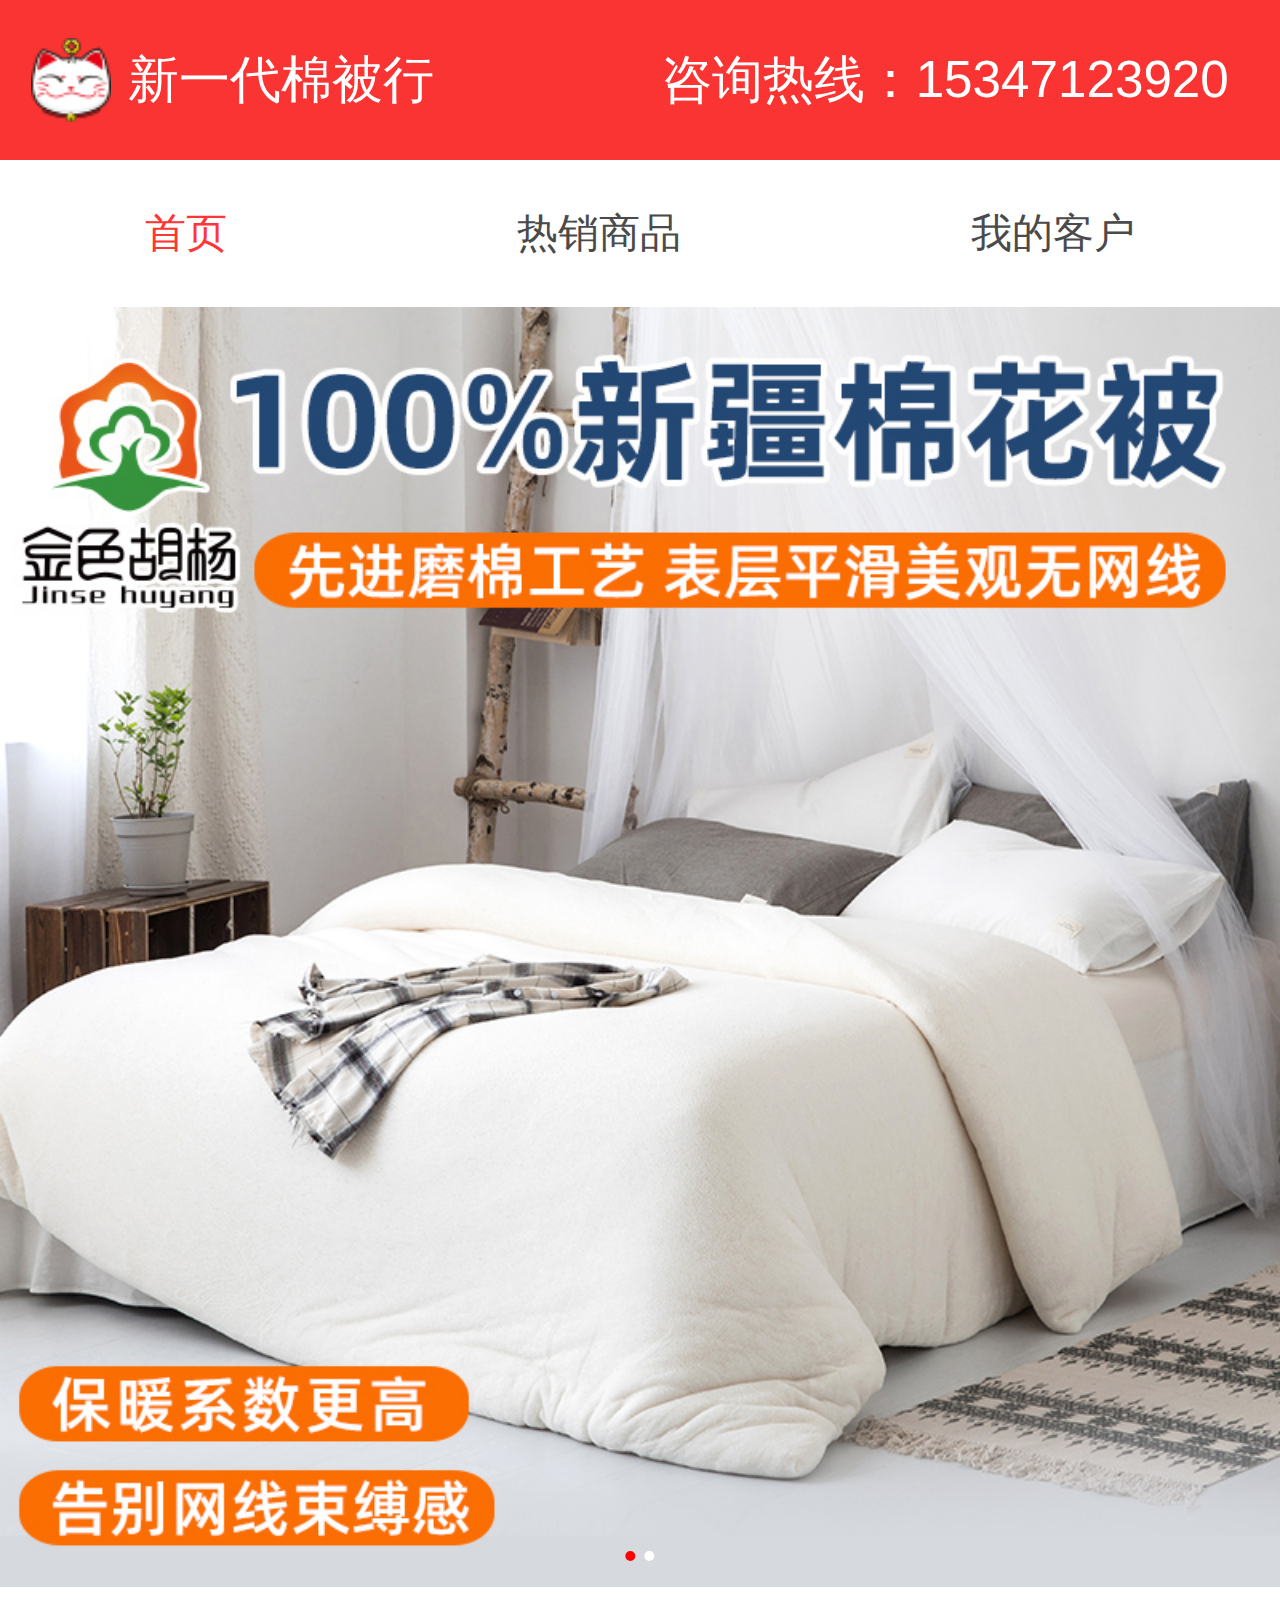
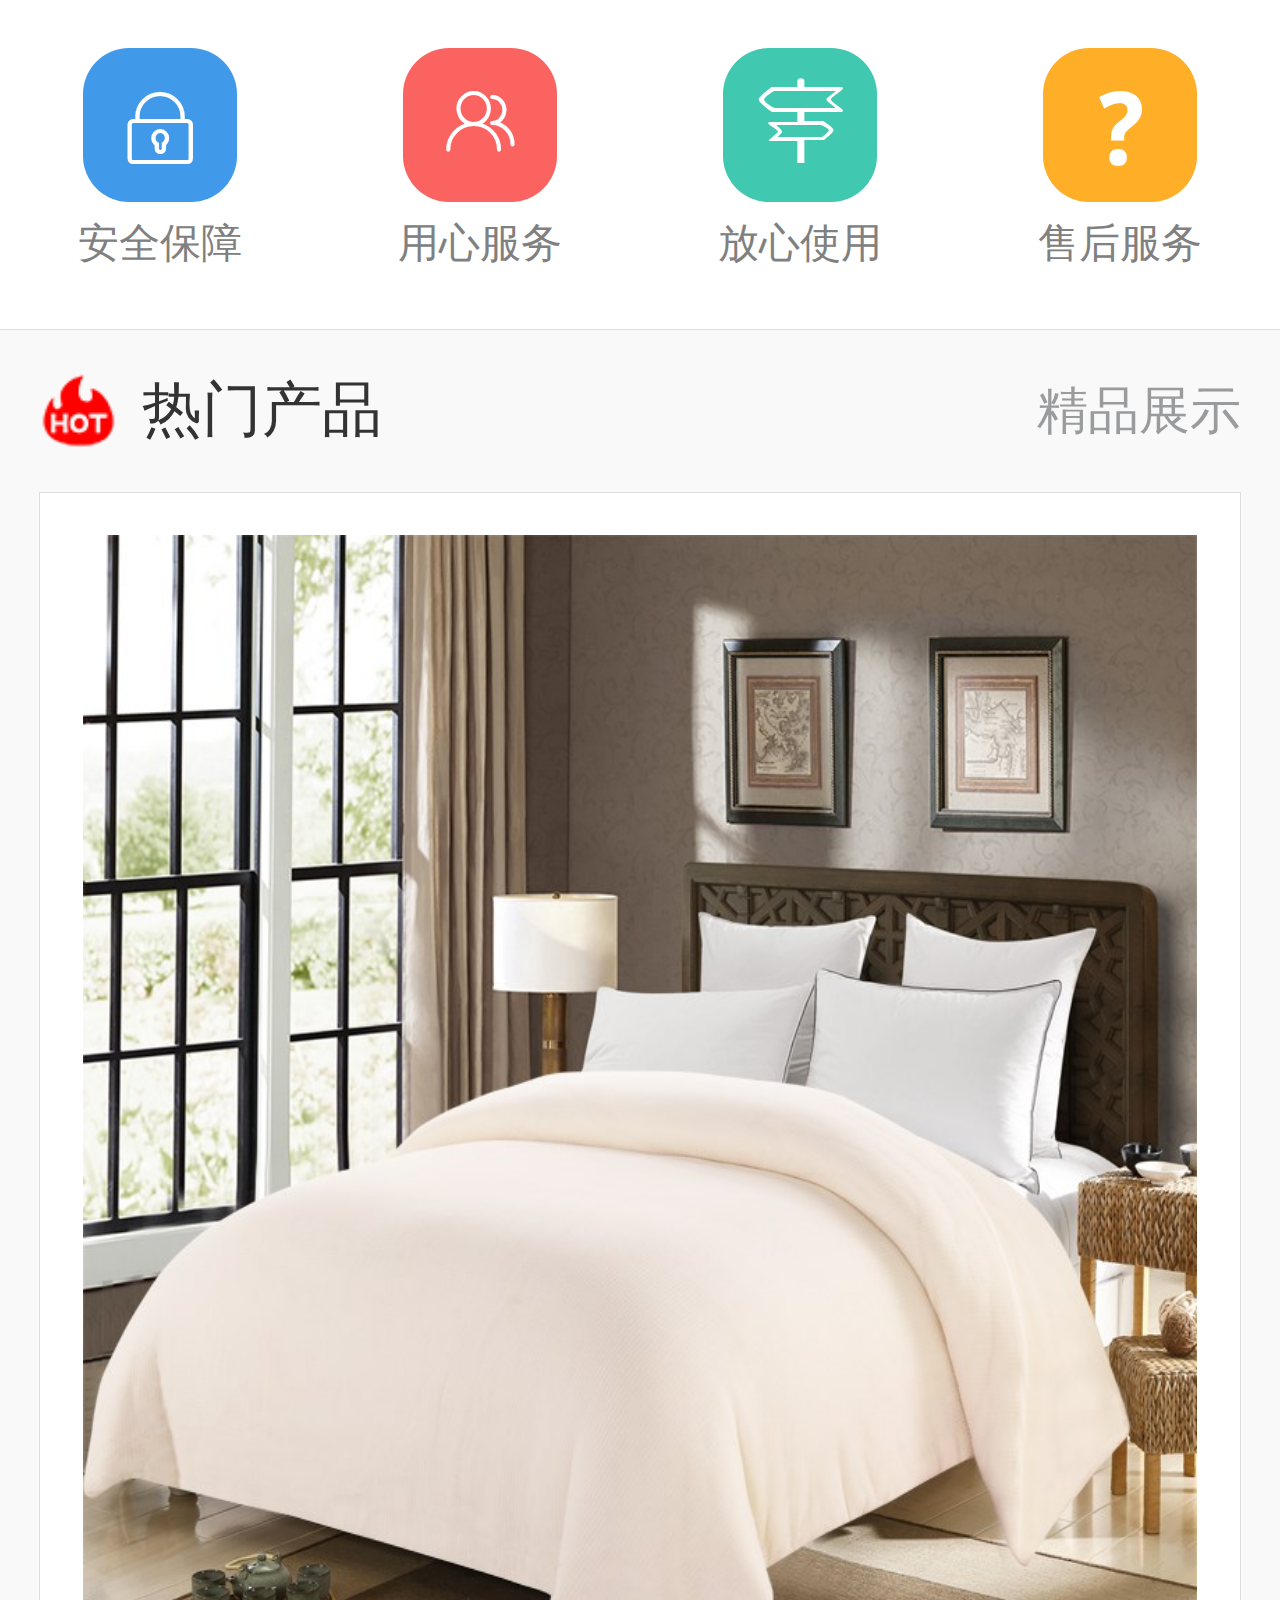
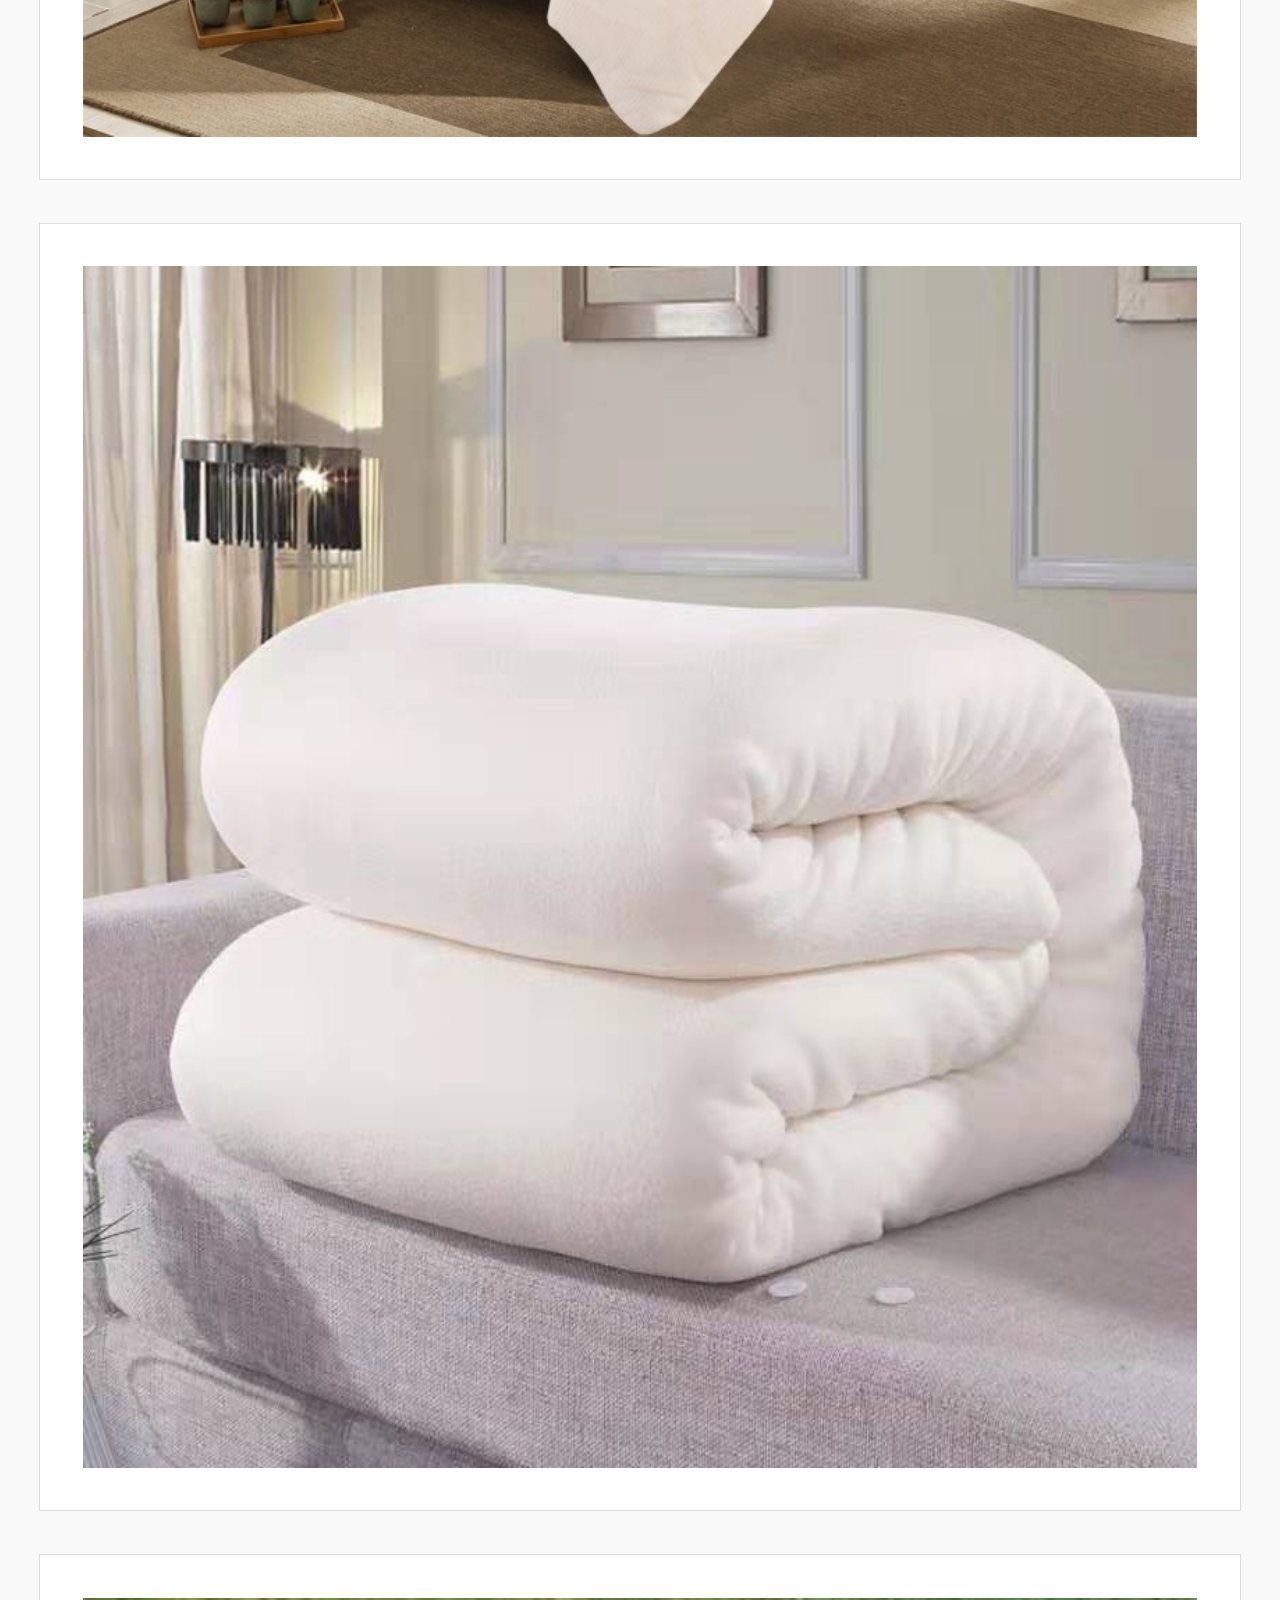
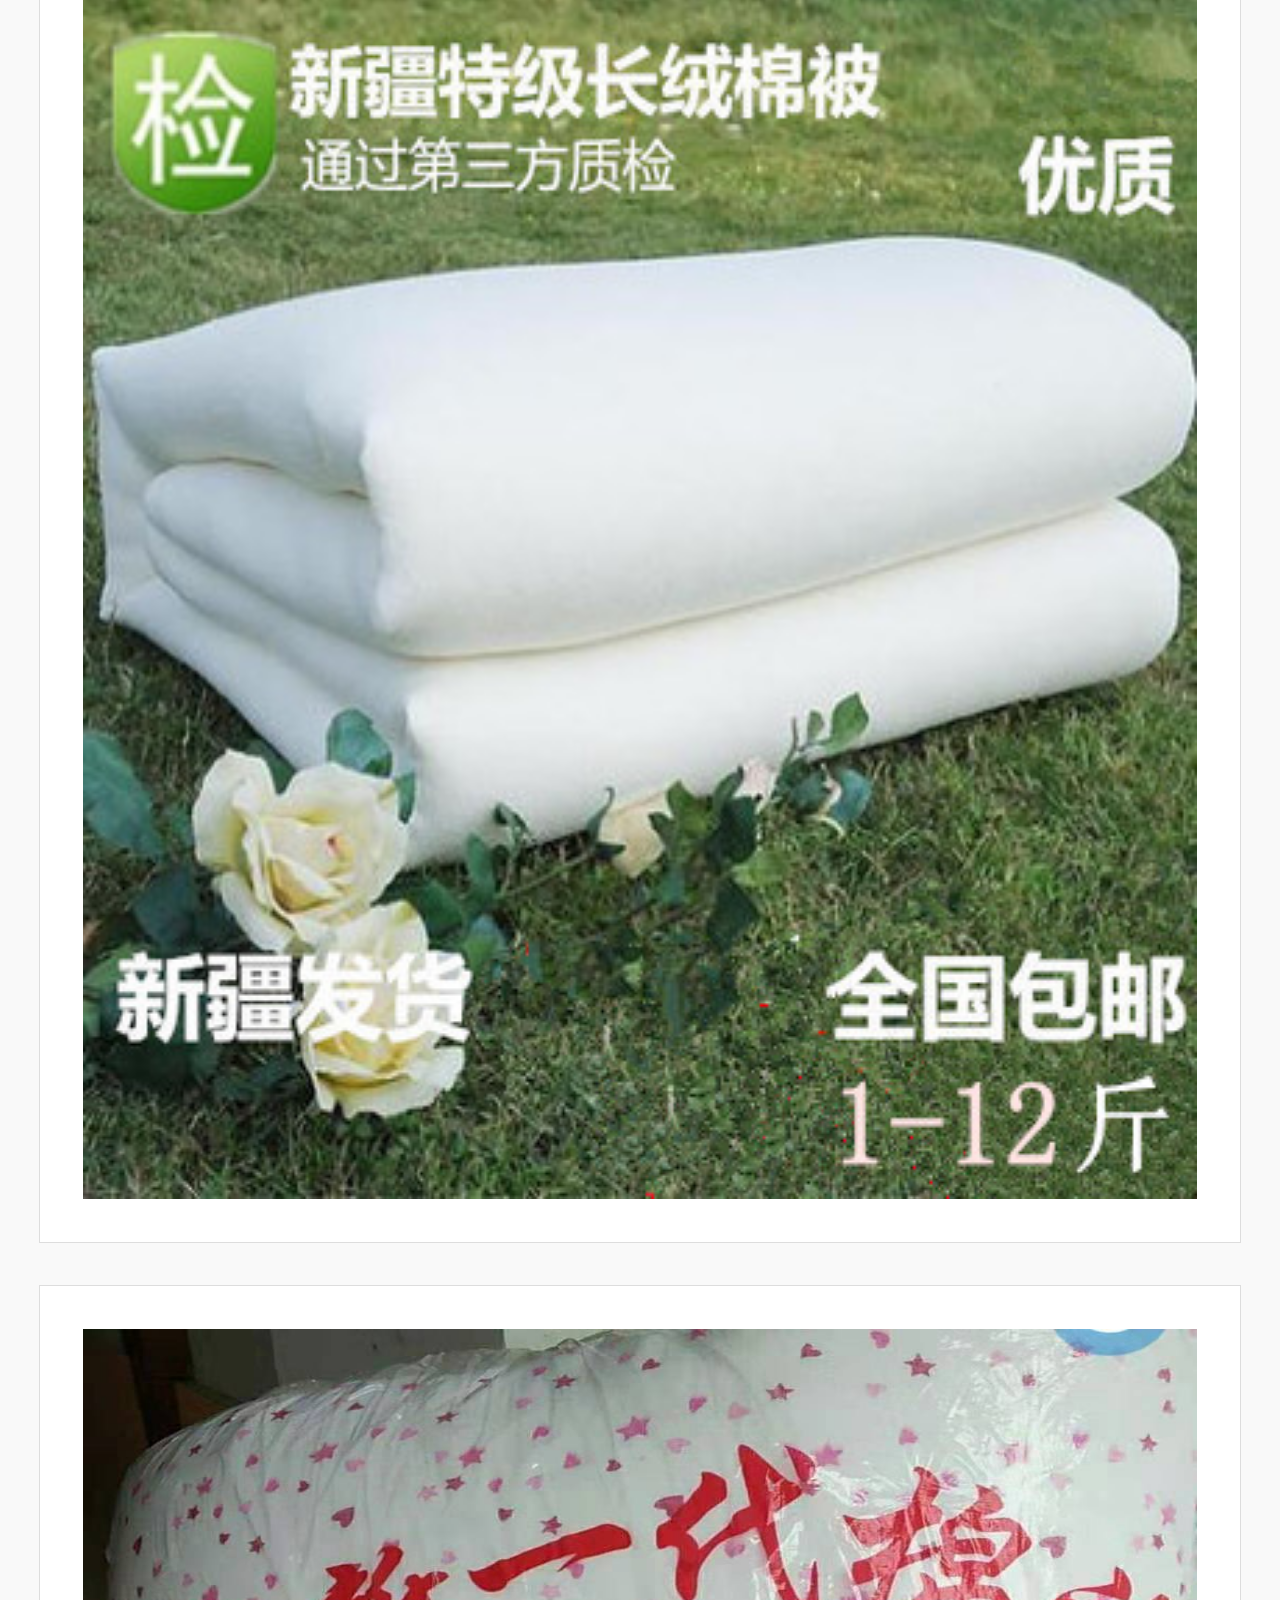
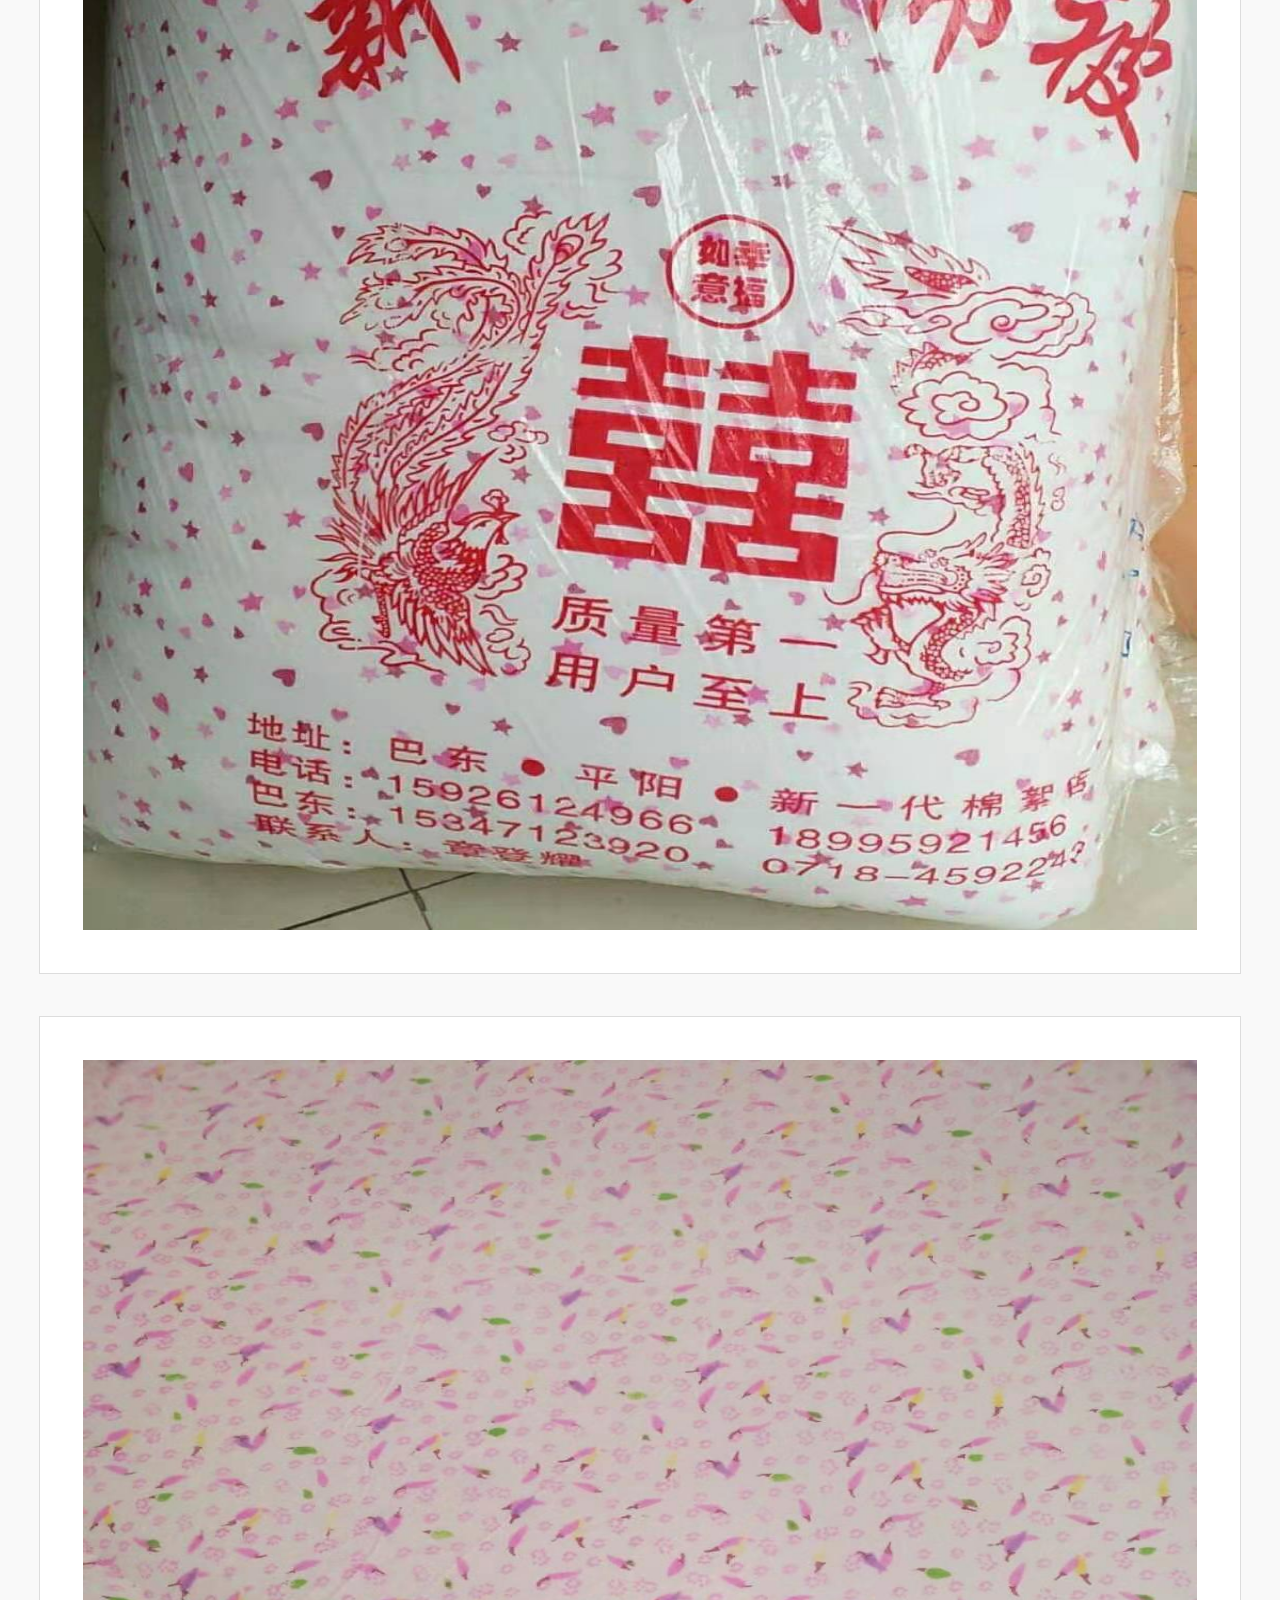
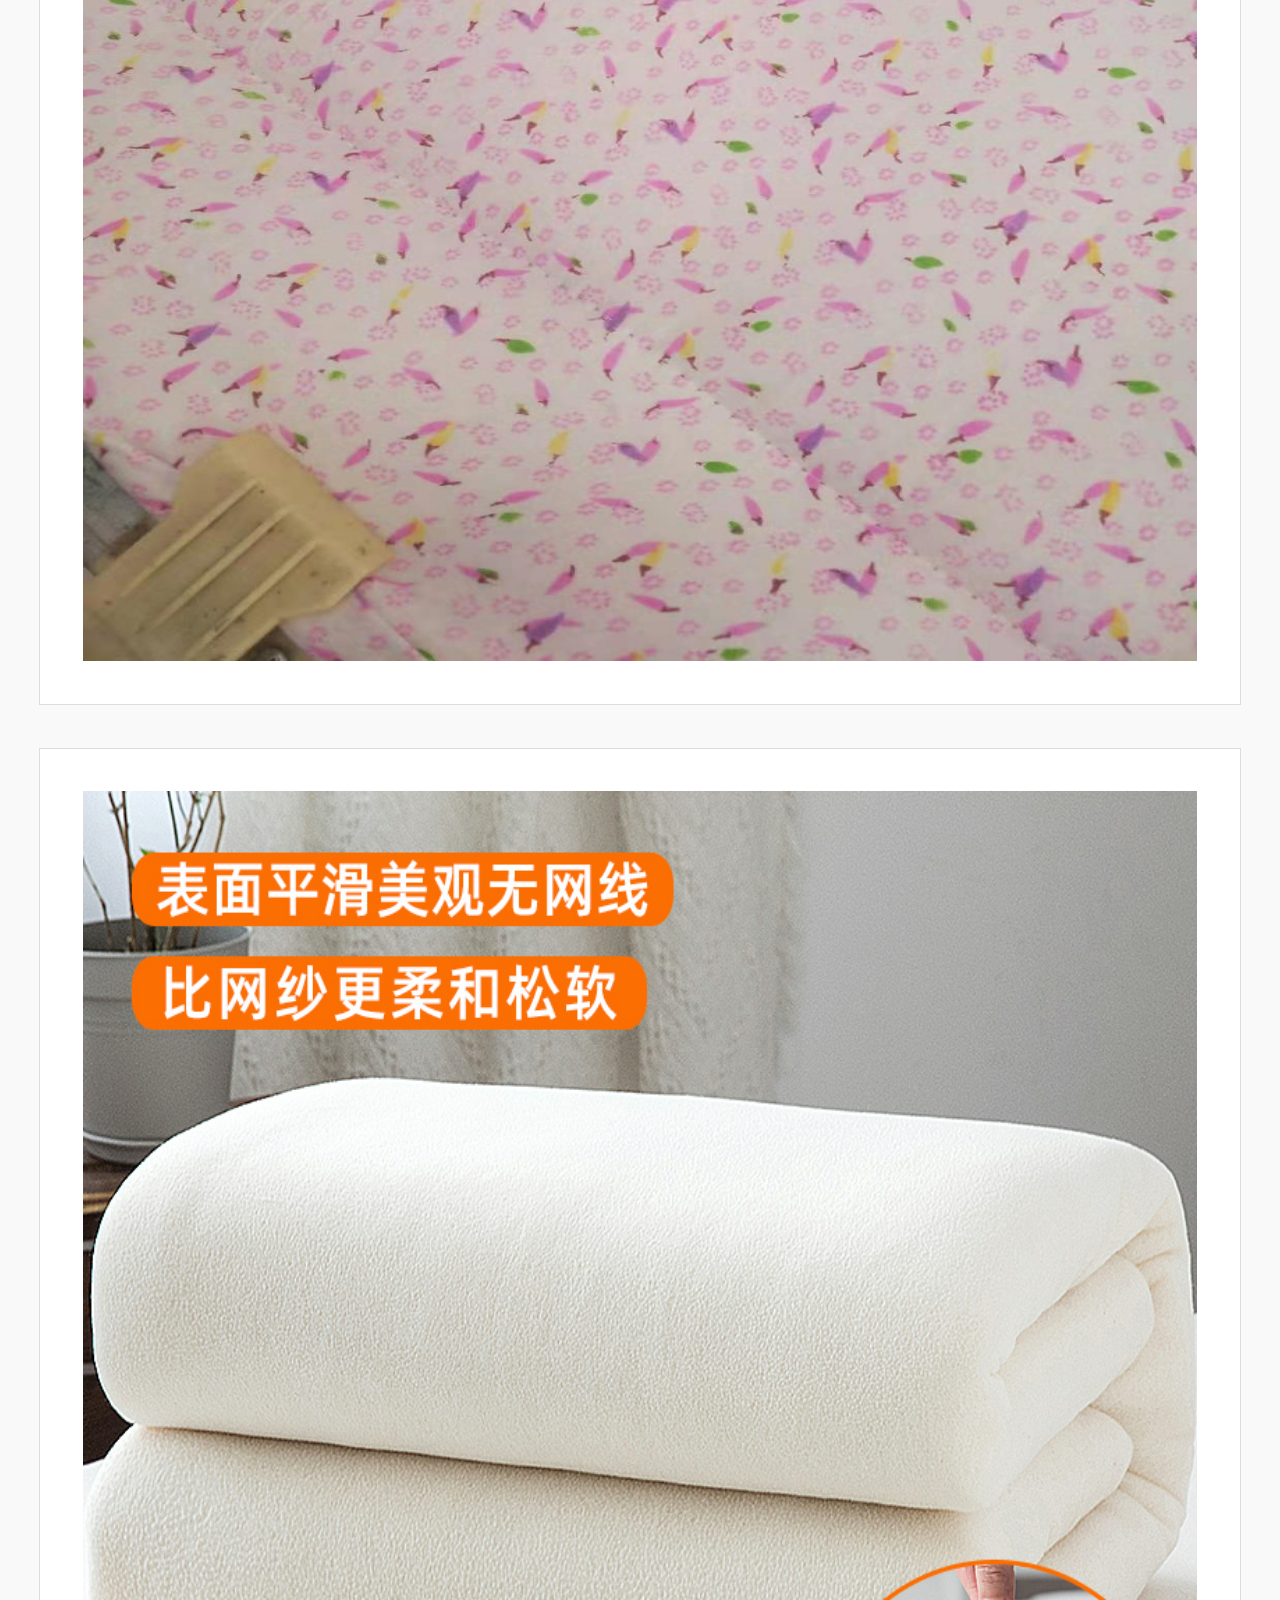
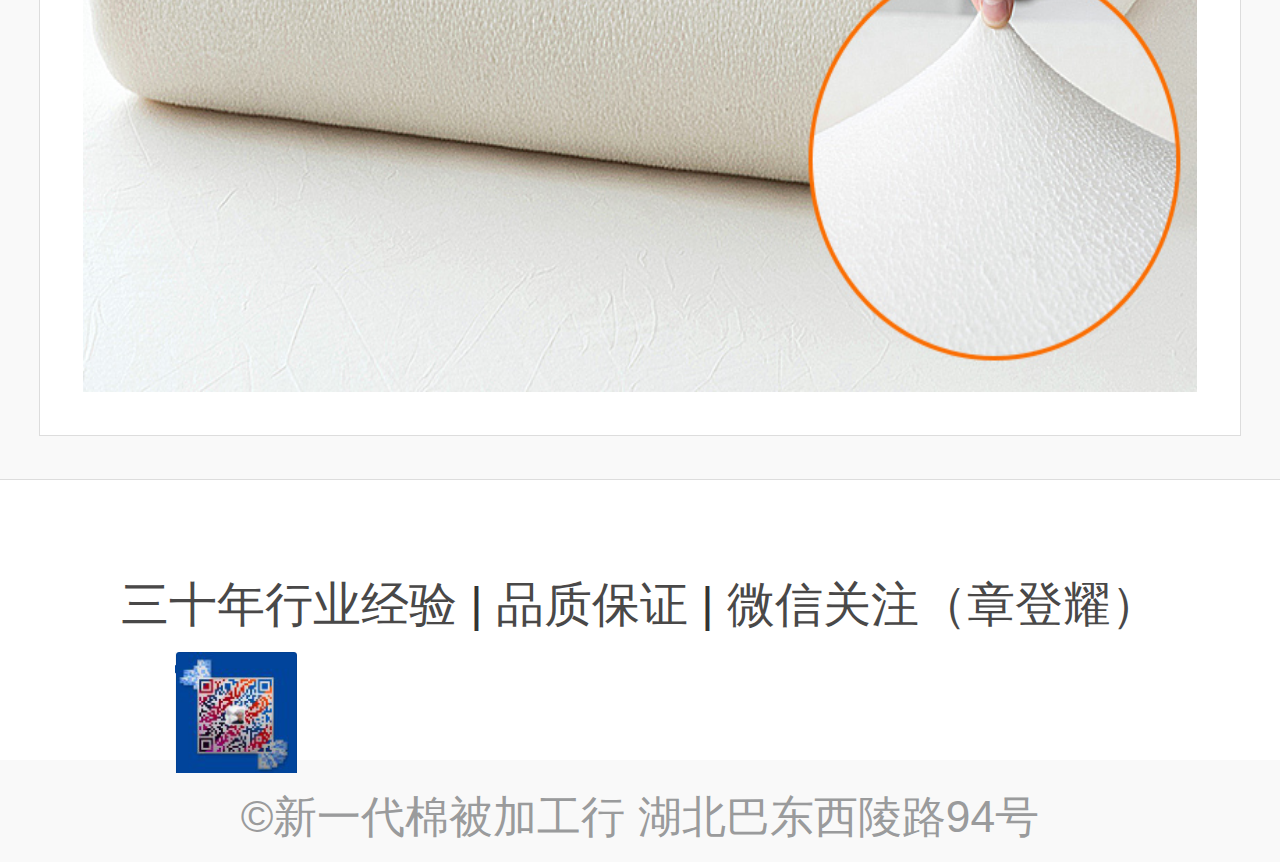
<file: index.html>
<!DOCTYPE html>
<html>
	<head>
		<meta charset="utf-8" />
		<meta name="viewport" content="width=device-width,initial-scale=1,minimum-scale=1,maximum-scale=1,user-scalable=no" />
		<title>新一代棉被行</title>
		<link rel="stylesheet" href="css/iconfont.css" />
		<link rel="stylesheet" type="text/css" href="css/index.css"/>

		<script type="text/javascript">
			var fs = document.documentElement.clientWidth / 750  * 100; 
			document.querySelector("html").style.fontSize = fs + "px";
		</script>
	</head>
	<body>
		<header>
			<div class="logo">
				<a href="">
					<img src="img/logo.png" alt="" />
					<h1>新一代棉被行</h1>
				</a>
			</div>
			<div>
				<a href="">咨询热线</a>：<a href="">15347123920</a> 
			</div>
			
		</header>
		
		<section class="topnav">
			<a href="" class="current">首页</a>
			<a href="detail.html">热销商品</a>
			<a href="help.html">我的客户</a>
		</section>
		
	<!--轮播图-->
		<div id='slider' class='swipe'>
			  <div class='swipe-wrap'>
			    <div class="page">
			    	<img src="img/slider1.jpg" />
			    </div>
			    <div class="page">
			    	<img src="img/slider2.jpg" alt="" />
			    </div>
			   
			  </div>
		  
		  
		   <div class="indirector">
		    	<span class="on"></span>
		    	<span></span>
		    </div>
		    
		</div>
	<!--轮播图-->	
	
	<!--用户导航-->
		<section class="usernav">
			<a href="help.html">
				<i class="iconfont icon-suo"></i>
				<div>安全保障</div>
			</a>
			<a href="detail.html">
				<i class="iconfont icon-women"></i>
				<div>用心服务</div>
			</a>
			<a href="detail.html">
				<i class="iconfont icon-xinshouzhiyin"></i>
				<div>放心使用</div>
			</a>
			<a href="help.html">
				<i class="iconfont icon-wenti"></i>
				<div>售后服务</div>
			</a>
		</section>
	
	<!--热门产品-->
		<section class="hotproducts">
			<div class="title">
				<h3>热门产品</h3> <a href="">精品展示</a>
			</div>
			<ul class="itemlist">
				<li class="item">
					<img src="img/1.jpg"/>
				</li>
				<li class="item">
					<img src="img/2.jpg"/>
				</li>
				<li class="item">
					<img src="img/3.jpg"/>
				</li>
				<li class="item">
					<img src="img/6.jpg"/>
				</li>
				<li class="item">
					<img src="img/7.jpg"/>
				</li>
				<li class="item">
					<img src="img/8.jpg"/>
				</li>
			</ul>
			
		</section>
	
	
	
	<!--版权声明-->	
		<footer>
			<p class="links"> <a href="">三十年行业经验</a> | <a href="">品质保证</a> | <a href="">微信关注（章登耀）</a> </p>
			<div style="width:500px;overflow:hidden;position:relative;display:table-cell;text-align:center;vertical-align:middle">
                <img style="position:relative;top:35%;left:35%;"   src="img/ewm.png"/>
  </div>
			<p class="copyright"> &copy;新一代棉被加工行    湖北巴东西陵路94号</p>
		</footer>
		
		<script src="./js/zepto/zepto.js" type="text/javascript" charset="utf-8"></script>
		<script src="./js/zepto/event.js" type="text/javascript" charset="utf-8"></script>
		<script src="./js/swipe.js" type="text/javascript" charset="utf-8"></script>
		<script type="text/javascript">
			
			window.mySwipe = Swipe(document.getElementById('slider'),
				{
				  startSlide: 0, //第几张开始
				  speed: 400,
				  auto: 2000, 	  //是否自动播放。为0就不会自动播放
				  continuous: true,//无限循环
				  disableScroll: false,
				  stopPropagation: false,
				  callback: function(index, elem) {
				  	
				    $(".indirector span").eq(index%2).addClass("on").siblings().removeClass("on");
				  	console.info("callback",index,elem);
				  	
				  },
				  transitionEnd: function(index, elem) {
				  	console.info("transitionEnd",index,elem)
				  	
				  }
				}
			);
			
			$(".indirector span").on("click",function(){
				var index = $(this).index();
				mySwipe.slide(index, 2000)
			})
			
			
		</script>
		
	</body>
</html>
</file>
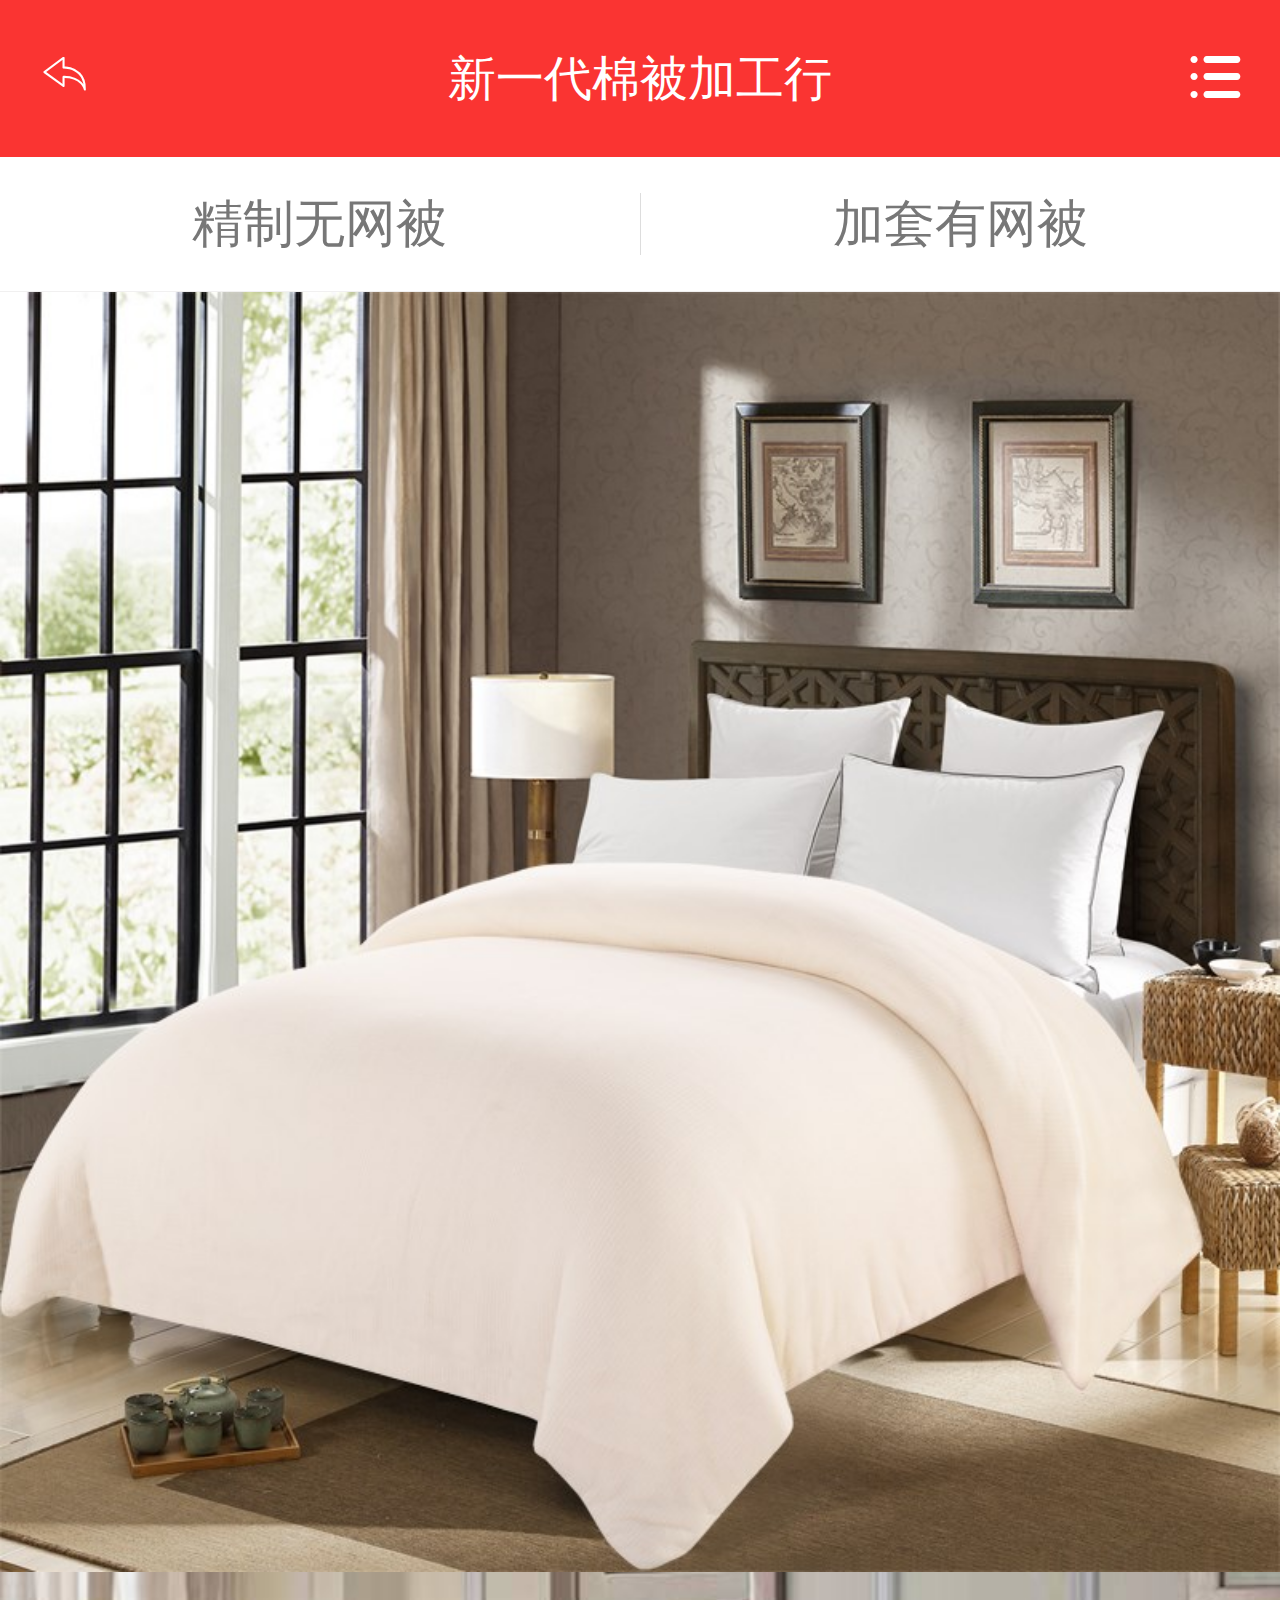
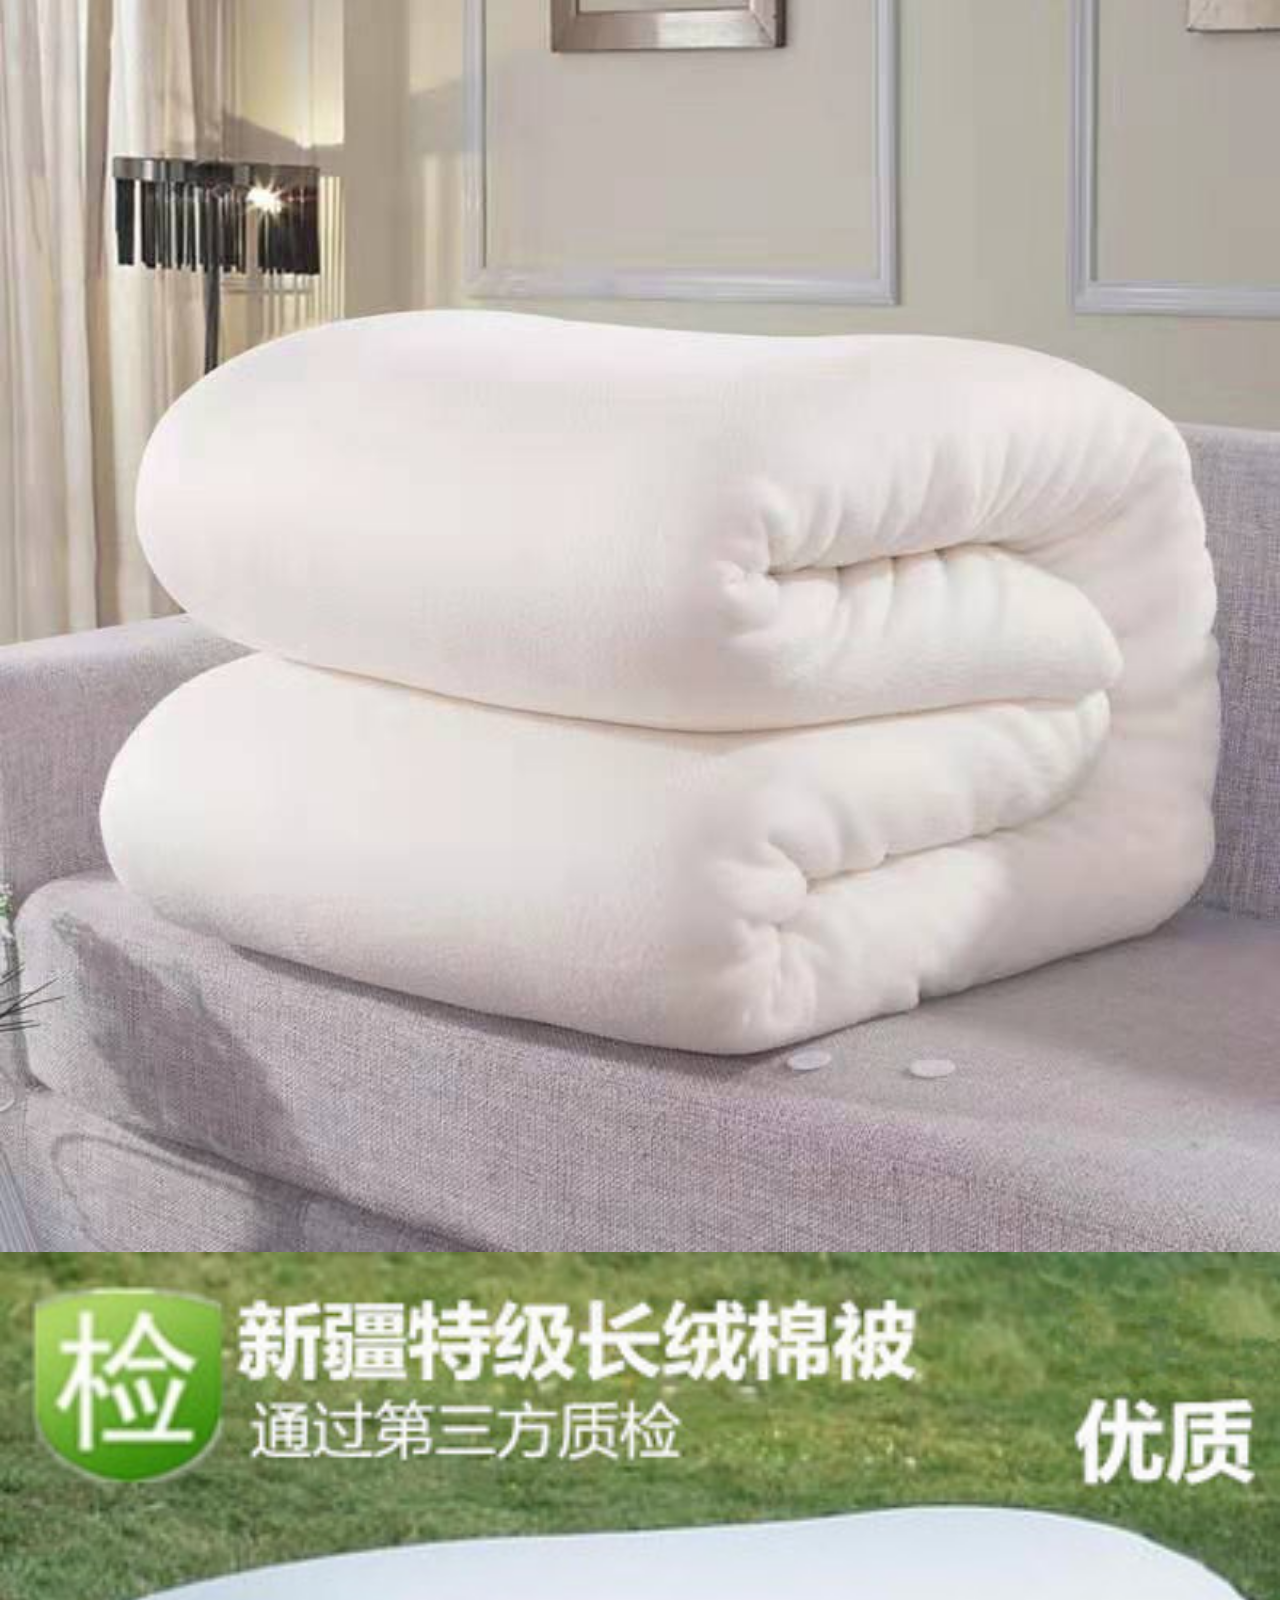
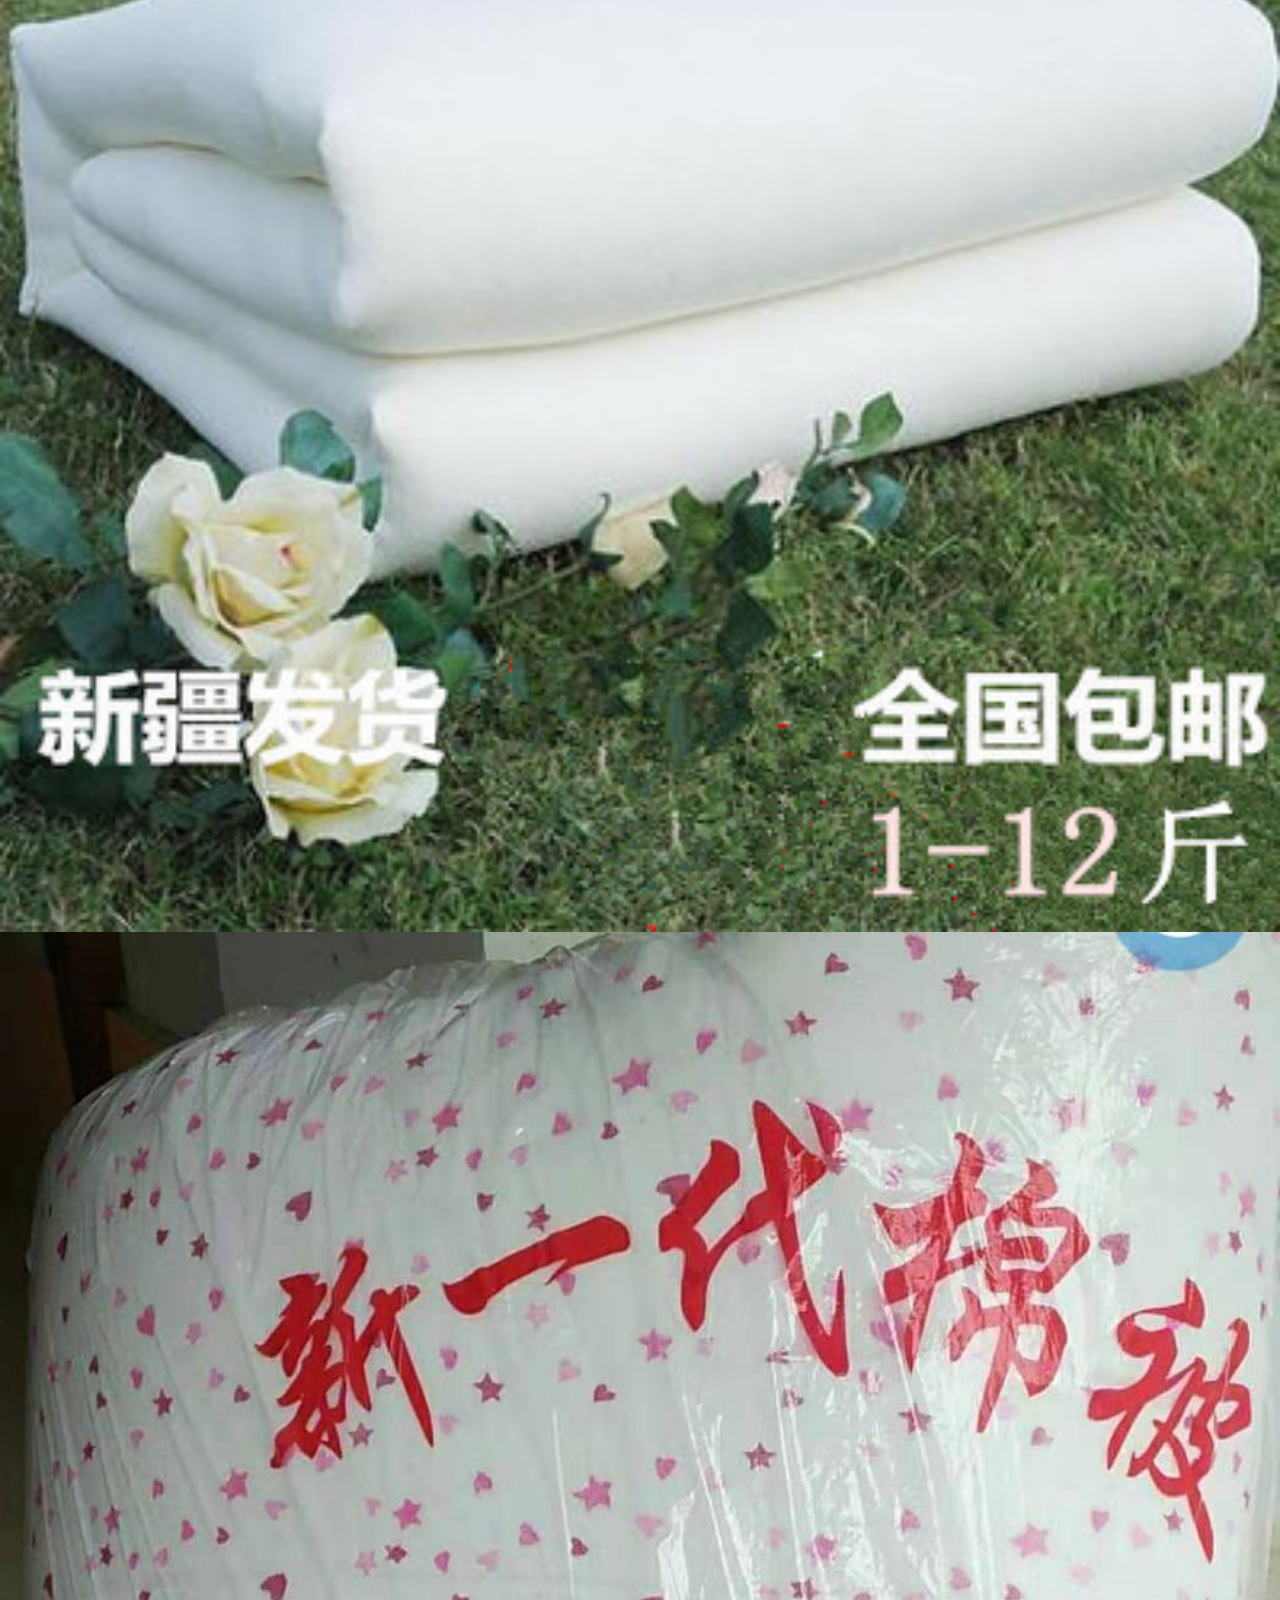
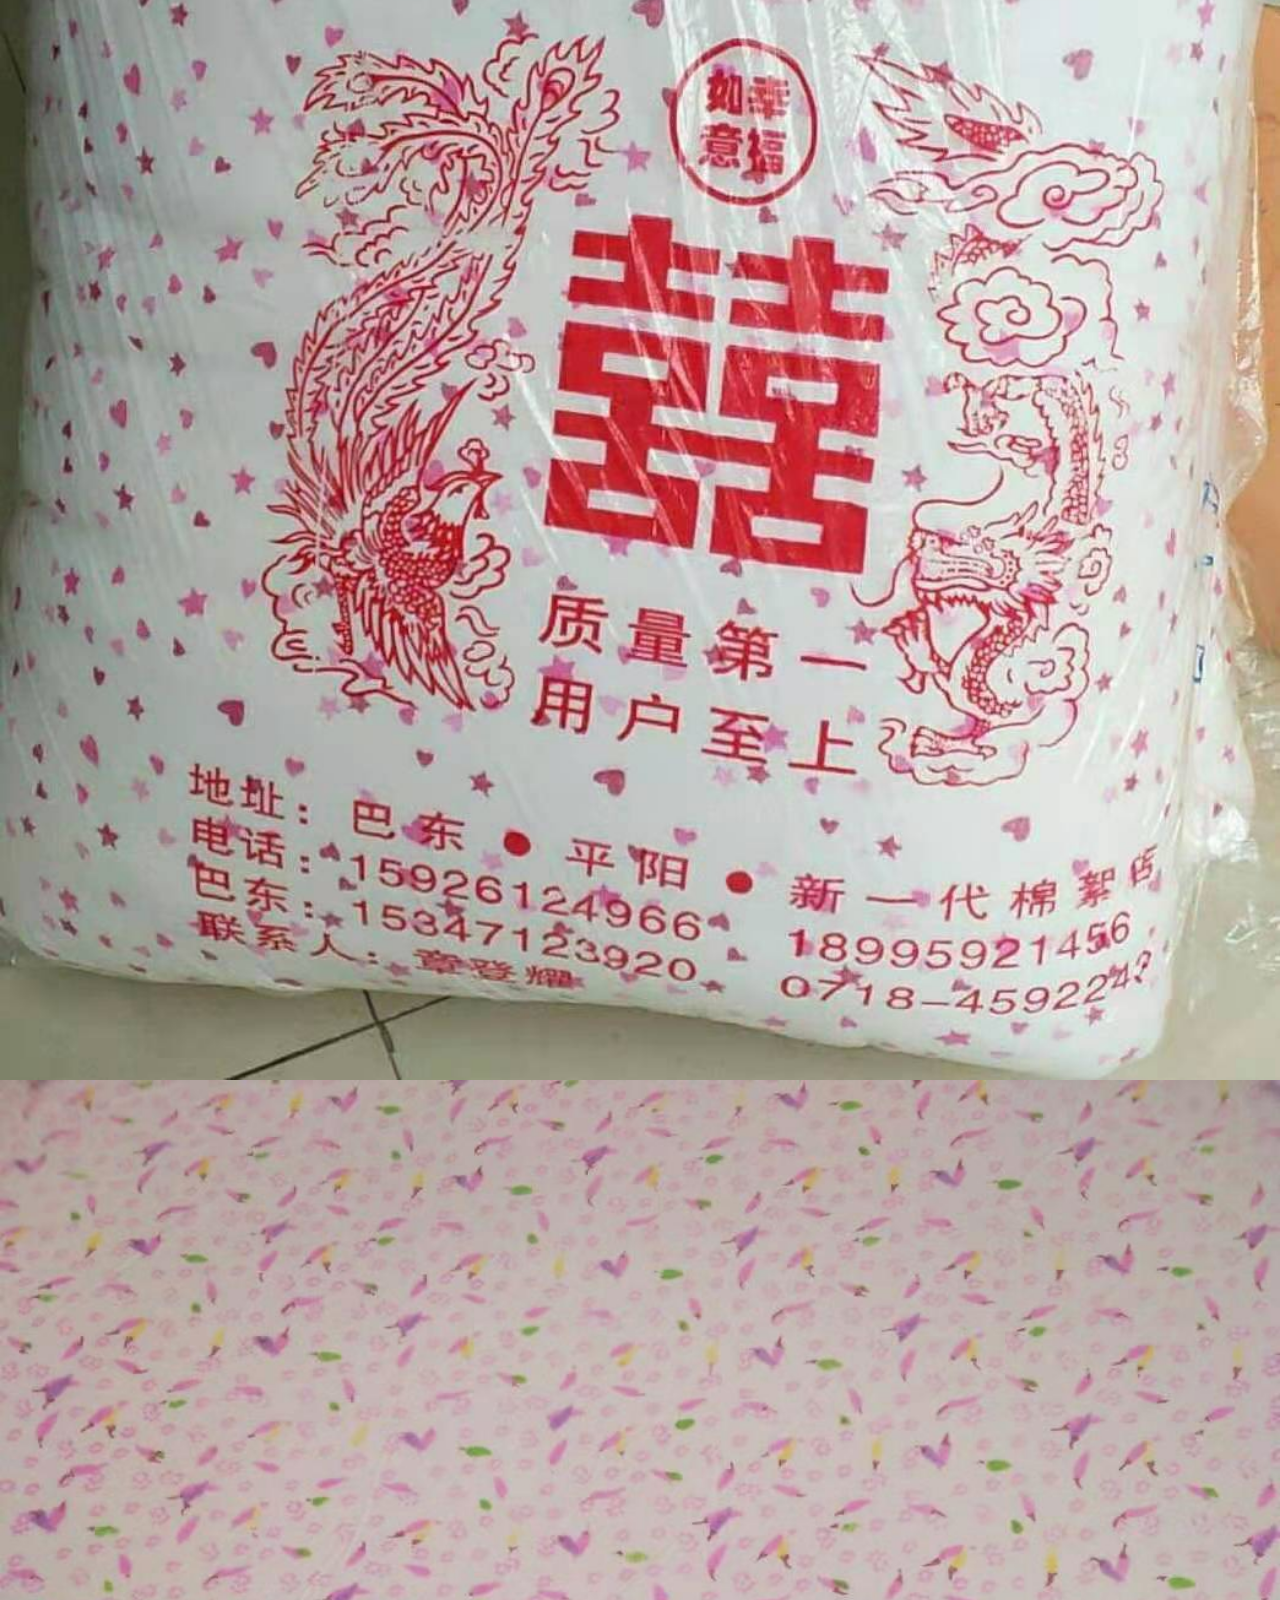
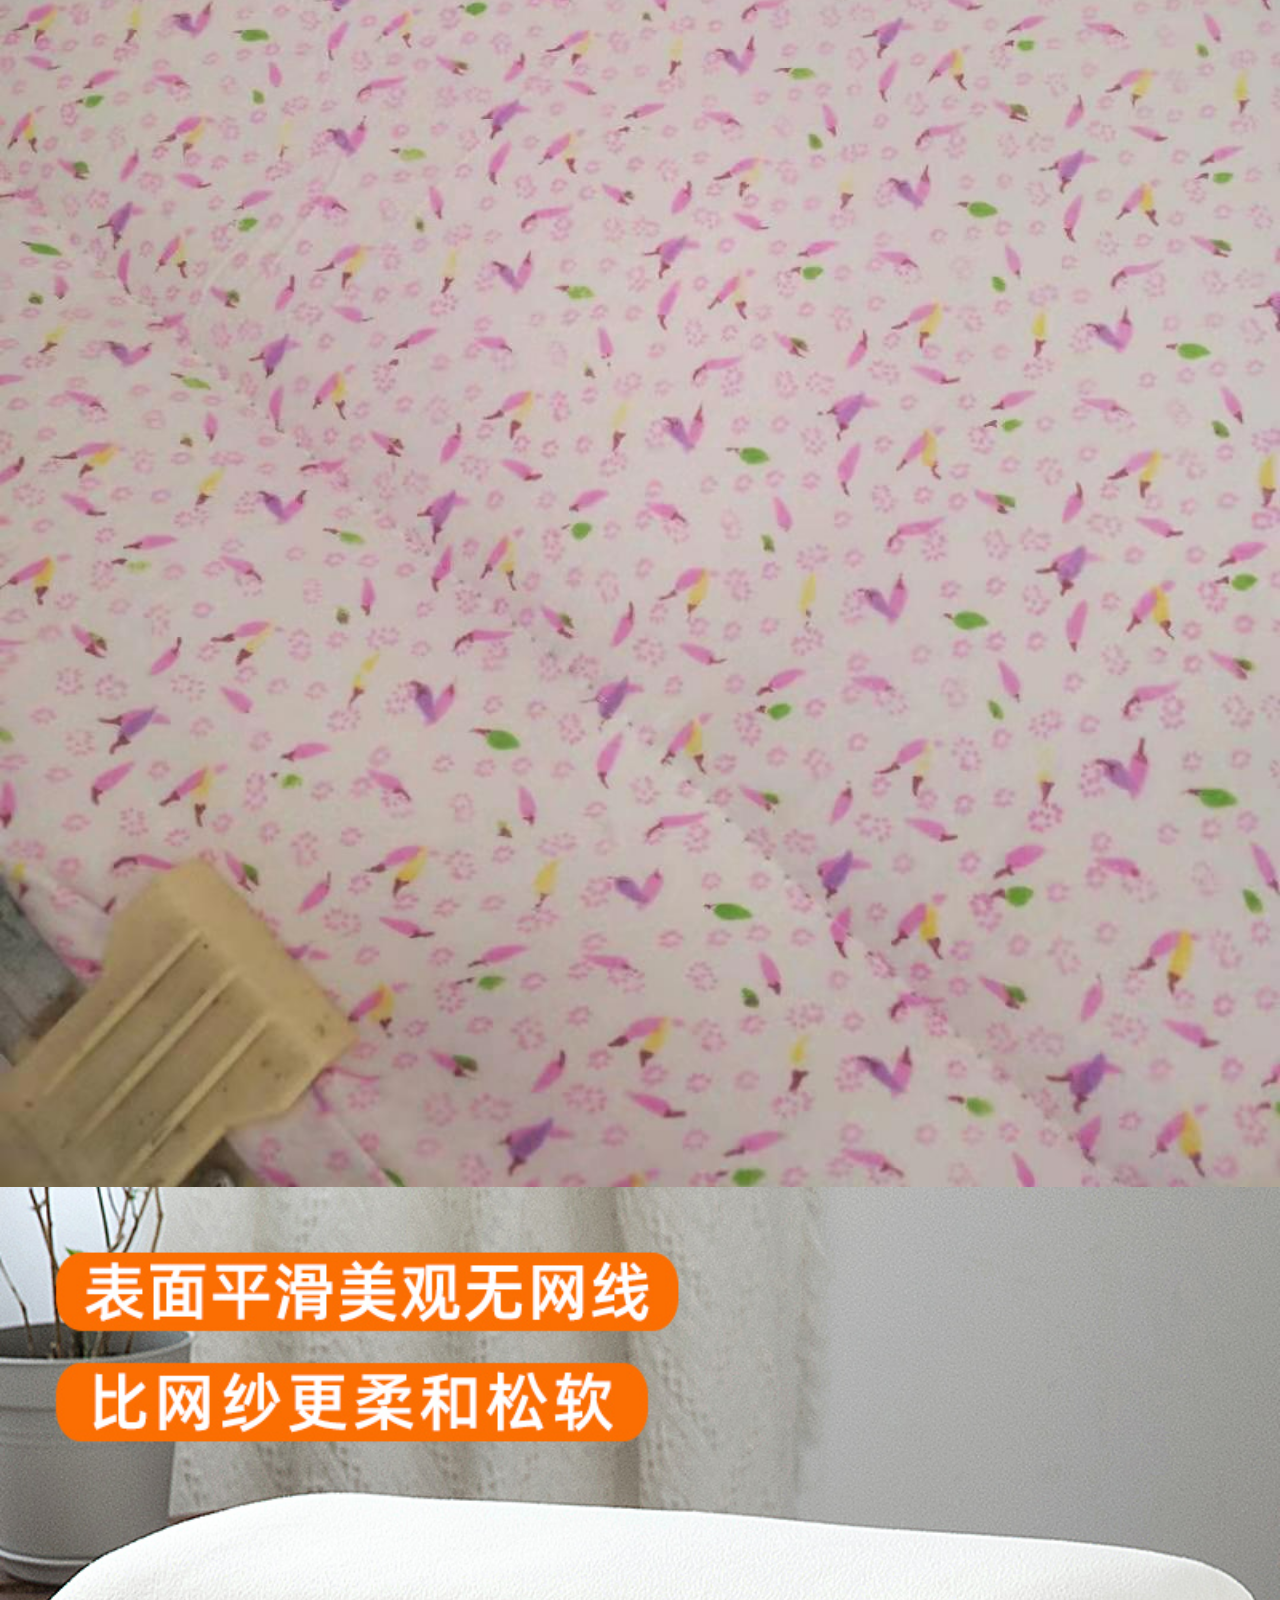
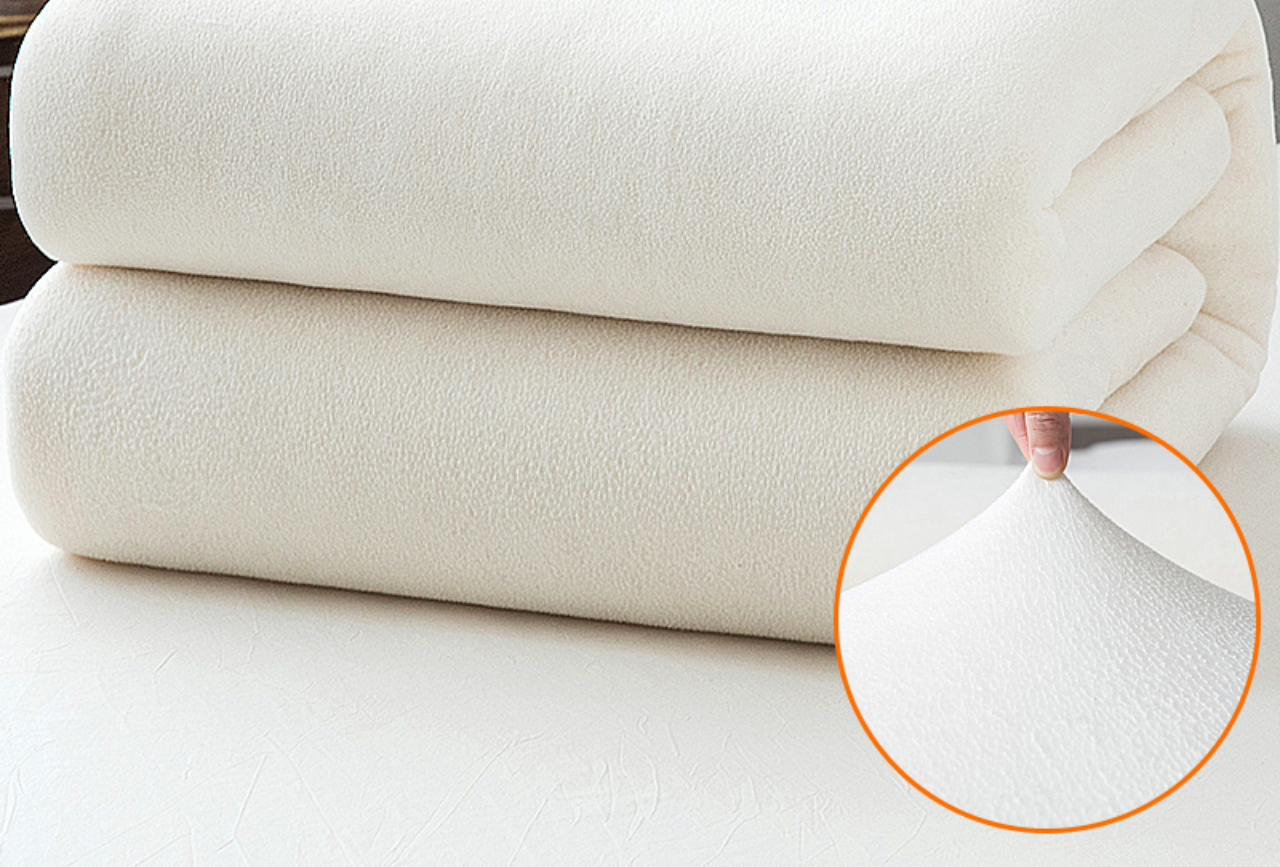
<file: detail.html>
<!DOCTYPE html>
<html>
		<head>
		<meta charset="utf-8" />
		<meta name="viewport" content="width=device-width,initial-scale=1,minimum-scale=1,maximum-scale=1,user-scalable=no" />
		<title>新一代棉被-详情页</title>
		<link rel="stylesheet" href="css/iconfont.css" />
		<link rel="stylesheet" type="text/css" href="css/detail.css"/>

		<script type="text/javascript">
			var fs = document.documentElement.clientWidth / 750  * 100; 
			document.querySelector("html").style.fontSize = fs + "px";
		</script>
	</head>
	<body>
		<header>
			<a href="index.html "> <i class="iconfont icon-fanhui"> </i></a> 
			<span>新一代棉被加工行</span>
			
			<i class="iconfont icon-caidan" id="menu"> </i>
		</header>
		<section class="support">
			<div class="keys">
				<span>精制无网被</span>
				<span>加套有网被</span>
			</div>
			
		</section>
		
		<ul class="itemlist">
				<li class="item">
					<img style="width: 100%;"  src="img/1.jpg"/>
				</li>
				<li class="item">
					<img style="width: 100%;" src="img/2.jpg"/>
				</li>
				<li class="item">
					<img style="width: 100%;" src="img/3.jpg"/>
				</li>
				<li class="item">
					<img style="width: 100%;" src="img/6.jpg"/>
				</li>
				<li class="item">
					<img style="width: 100%;" src="img/7.jpg"/>
				</li>
				<li class="item">
					<img style="width: 100%;" src="img/8.jpg"/>
				</li>
			</ul>
		
		
		
		
		
		
		<script src="js/zepto/zepto.js"></script>
		
		<script src="js/zepto/event.js"></script>
		<script src="js/zepto/touch.js"></script>
		<script>
		
			window.requestAnimFrame = (function(){
				  return  window.requestAnimationFrame       ||
				          window.webkitRequestAnimationFrame ||
				          window.mozRequestAnimationFrame    ||
				          function( callback ){
				            window.setTimeout(callback, 1000 / 60);
				          };
			})();
			
			window.cancelrequestAnimFrame = (function(){
				  return  window.cancelAnimationFrame   ||
				          window.webkitCancelAnimationFrame ||
				          window.mozCancelAnimationFrame    ||
				          window.clearTimeout;
				          
			})();
			
			
		
			$(function(){
				//假设当前的进度值是 50
				var value = $(".pro-wrap").attr("data-proccess");
				
				var currentValue = 0;
				var step = value / 30;
				var timerId;
				
				//（1）红色的前景的宽度:从0 --- 整个宽度的一半       c3动画
				var totalWidth = $(".pro-wrap").width();
				var frontWidth = totalWidth * value/100 ; 
				$(".pro-front").css("width",   frontWidth);
	
				// （2） left从0  到  红色的前景的宽度 - 自己宽度/2  c3动画
				$(".pro-block").css("left", frontWidth - $(".pro-block").width()/2  );
				
				// (3)数字从0不断增加 到 value
				function  addNumber(){
					//currentV
					console.info("addNumber"); //1s 60次
					currentValue = currentValue + step;
					
					currentValue = currentValue.toFixed(2);//保留两位有效数字
					
					//Math.max();
					currentValue = currentValue > value ?  value : currentValue;
					
					$(".pro-block").html( currentValue + "%");
					
					timerId = requestAnimFrame(function(){
						addNumber();
					});
					
					if(currentValue >= value) {
						cancelrequestAnimFrame(timerId);
					}
				}
				
				addNumber();
			});
			
			
			$(function(){
			
				$("#menu").on("tap",function(){
					console.info("tap");
					
					$("#mask").toggle();
				})
			});
			
			
		</script>
	</body>
</html>
</file>
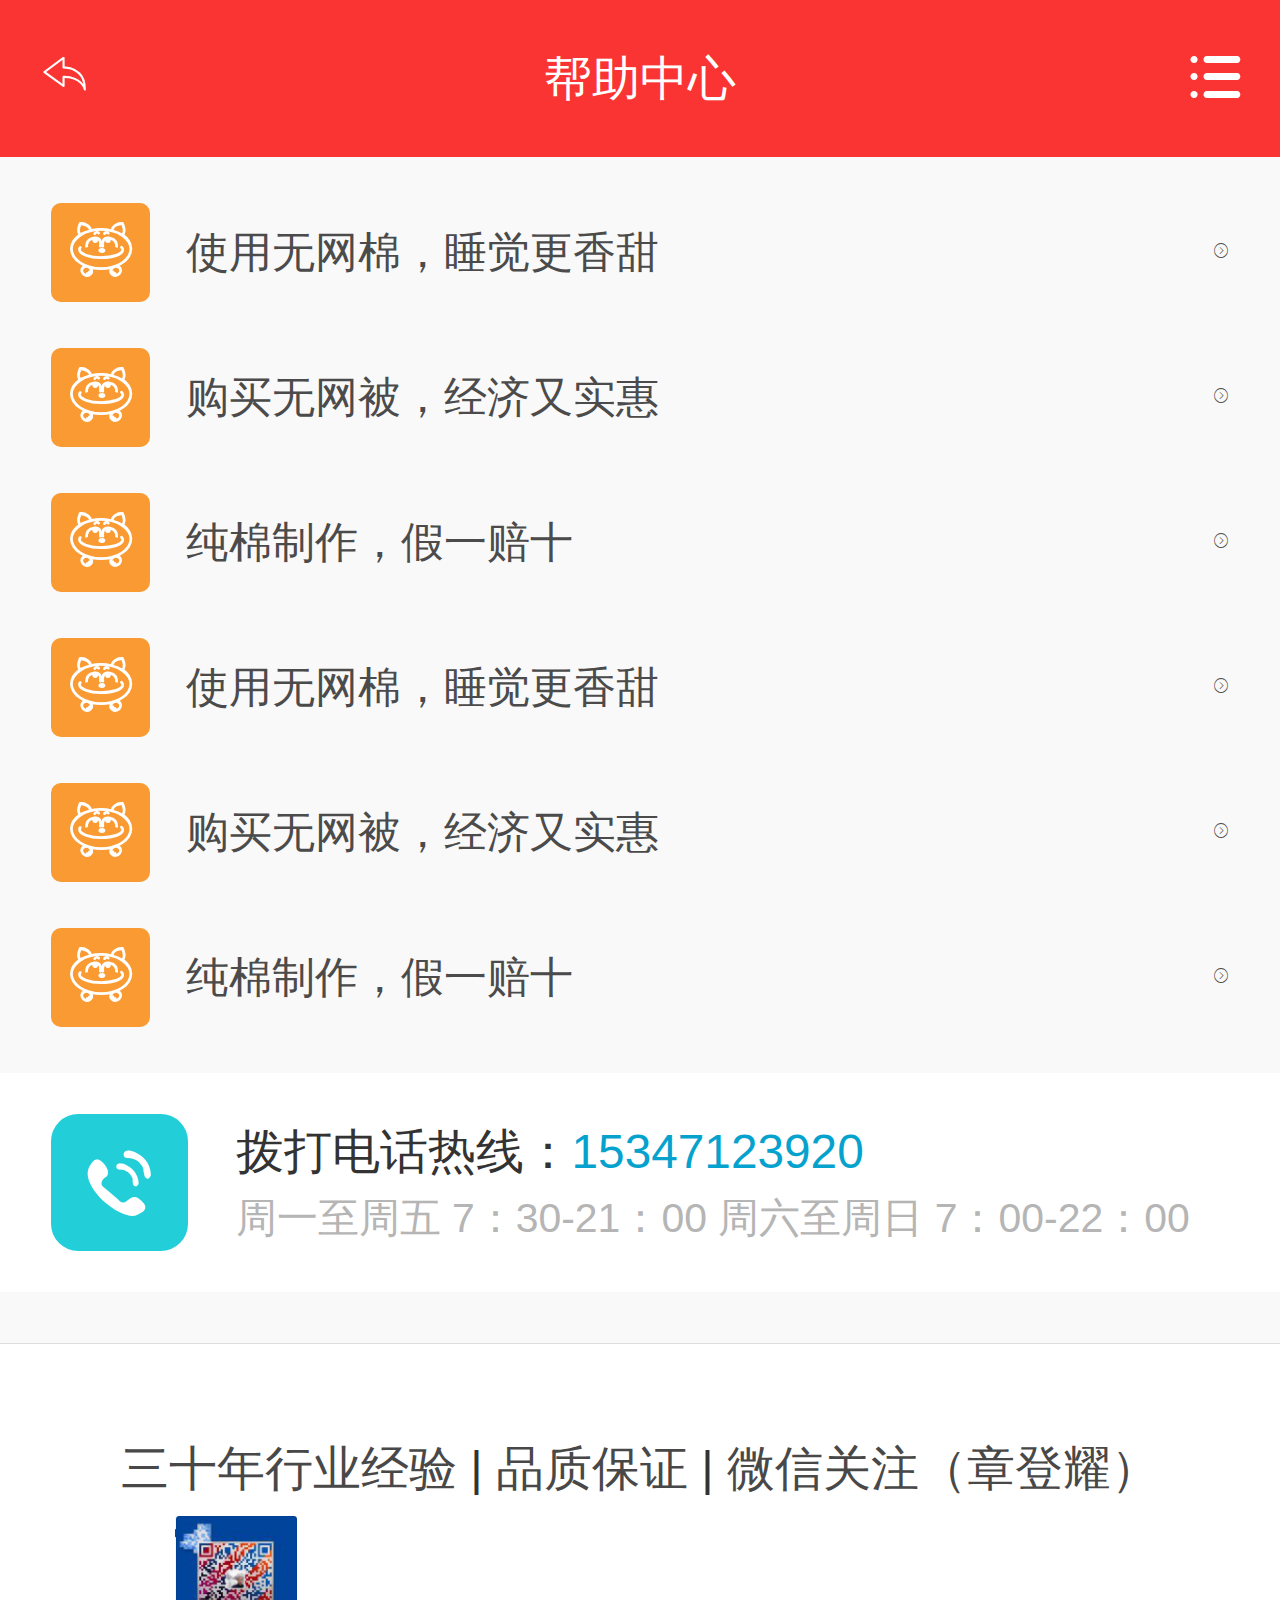
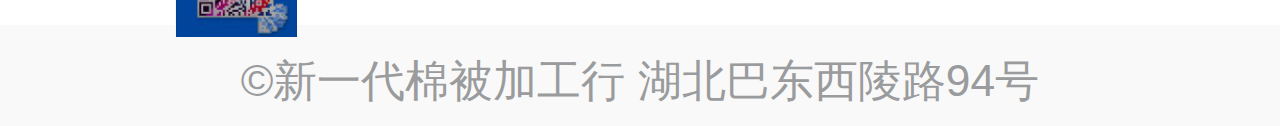
<file: help.html>
<!DOCTYPE html>
<html>
		<head>
		<meta charset="utf-8" />
		<meta name="viewport" content="width=device-width,initial-scale=1,minimum-scale=1,maximum-scale=1,user-scalable=no" />
		<title>新一代棉被——帮助页</title>
		<link rel="stylesheet" href="css/iconfont.css" />
		<link rel="stylesheet" type="text/css" href="css/help.css"/>

		<script type="text/javascript">
			var fs = document.documentElement.clientWidth / 750  * 100; 
			document.querySelector("html").style.fontSize = fs + "px";
		</script>
	</head>
	<body>
		<header>
			<a href="index.html"> <i class="iconfont icon-fanhui"> </i></a> 
			<span>帮助中心</span>
			
			<i class="iconfont icon-caidan" id="menu"> </i>
		</header>
		
		<section class="listwrap">
			<ul class="itemlist">
				<li class="item">
					<i class="iconfont icon-icon4" ></i> <span class="title">使用无网棉，睡觉更香甜</span> <span class="iconfont icon-start" ></span>
				</li>
				<li class="item">
					<i class="iconfont icon-icon4" ></i> <span class="title">购买无网被，经济又实惠</span><span class="iconfont icon-start" ></span>
				</li>
				<li class="item">
					<i class="iconfont icon-icon4" ></i> <span class="title">纯棉制作，假一赔十</span> <span class="iconfont icon-start" ></span>
				</li>
				<li class="item">
					<i class="iconfont icon-icon4" ></i> <span class="title">使用无网棉，睡觉更香甜</span> <span class="iconfont icon-start" ></span>
				</li>
				<li class="item">
					<i class="iconfont icon-icon4" ></i> <span class="title">购买无网被，经济又实惠</span> <span class="iconfont icon-start" ></span>
				</li>
				<li class="item">
					<i class="iconfont icon-icon4" ></i> <span class="title">纯棉制作，假一赔十</span> <span class="iconfont icon-start" ></span>
				</li>
			
		</section>
		
		<section class="concat">
			
			<div class="concat-body">
				<i class="iconfont icon-dianhua"></i>
				
				<ul>
					<li>拨打电话热线：<em>15347123920</em></li>
					<li>周一至周五 7：30-21：00 周六至周日 7：00-22：00</li>
				</ul>
			</div>
		</section>
		
		
		
			<!--版权声明-->	
		<footer>
			<p class="links"> <a href="">三十年行业经验</a> | <a href="">品质保证</a> | <a href="">微信关注（章登耀）</a> </p>
			<div style="width:500px;overflow:hidden;position:relative;display:table-cell;text-align:center;vertical-align:middle">
                <img style="position:relative;top:35%;left:35%;"   src="img/ewm.png"/>
  </div>
			<p class="copyright"> &copy;新一代棉被加工行    湖北巴东西陵路94号</p>
		</footer>
		
		
		
		
		<div id="mask">
			
			<div class="nav">
				<a href="index.html">
					<i class="iconfont icon-zhuye"></i>  
					<span>主页</span>  
				</a>
				<a href="">
					<i class="iconfont icon-suo"></i>  
					<span>安全保障</span>  
				</a>
				<a href="">
					<i class="iconfont icon-touzi"></i>  
					<span>我要投资</span>  
				</a>
				<a href="">
					<i class="iconfont icon-jiaruwomen"></i>  
					<span>帐户中心</span>  
				</a>
			</div>
			
		</div>
		
		<script src="js/zepto/zepto.js"></script>
		<script src="js/zepto/event.js"></script>
		<script src="js/zepto/touch.js"></script>
		<script>
			$(function(){
				$("#menu").on("tap",function(){
					console.info("tap");
					$("#mask").toggle();
				})
			})
		</script>
	</body>
</html>
</file>
<file: css/iconfont.css>
@font-face {font-family: "iconfont";
  src: url('../font/iconfont.eot?t=1494812464862'); /* IE9*/
  src: url('../font/iconfont.eot?t=1494812464862#iefix') format('embedded-opentype'), /* IE6-IE8 */
  url('../font/iconfont.woff?t=1494812464862') format('woff'), /* chrome, firefox */
  url('../font/iconfont.ttf?t=1494812464862') format('truetype'), /* chrome, firefox, opera, Safari, Android, iOS 4.2+*/
  url('../font/iconfont.svg?t=1494812464862#iconfont') format('svg'); /* iOS 4.1- */
}

.iconfont {
  font-family:"iconfont" !important;
  font-size:16px;
  font-style:normal;
  -webkit-font-smoothing: antialiased;
  -moz-osx-font-smoothing: grayscale;
}

.icon-zhuye:before { content: "\3478"; }

.icon-vip:before { content: "\3434"; }

.icon-fanhui:before { content: "\f000c"; }

.icon-chongzhi:before { content: "\f029c"; }

.icon-wenti:before { content: "\f00bd"; }

.icon-shouji:before { content: "\e625"; }

.icon-tubiao3:before { content: "\e6e3"; }

.icon-caidan:before { content: "\e6dc"; }

.icon-iconfontzhuce:before { content: "\e639"; }

.icon-home:before { content: "\e6b8"; }

.icon-iconziti10:before { content: "\e613"; }

.icon-faxian:before { content: "\e623"; }

.icon-suo:before { content: "\e681"; }

.icon-shouji1:before { content: "\e795"; }

.icon-dianhua:before { content: "\e621"; }

.icon-icon02:before { content: "\e604"; }

.icon-liwu:before { content: "\e647"; }

.icon-shangjia:before { content: "\e65a"; }

.icon-chazhao:before { content: "\e65c"; }

.icon-jiarugouwuche:before { content: "\e640"; }

.icon-faxian1:before { content: "\e608"; }

.icon-re:before { content: "\e61d"; }

.icon-renzheng:before { content: "\e646"; }

.icon-gouwuche:before { content: "\e6ff"; }

.icon-saomiao:before { content: "\e669"; }

.icon-vip1:before { content: "\e680"; }

.icon-book:before { content: "\e60d"; }

.icon-xin:before { content: "\e60e"; }

.icon-xiaoxi:before { content: "\e628"; }

.icon-order:before { content: "\e614"; }

.icon-lock-fill:before { content: "\e615"; }

.icon-wode:before { content: "\e60f"; }

.icon-xiuli0:before { content: "\e776"; }

.icon-qidong:before { content: "\e66e"; }

.icon-touzi:before { content: "\e643"; }

.icon-huiyuan:before { content: "\e62f"; }

.icon-552cc60056679:before { content: "\e619"; }

.icon-qiandao:before { content: "\e977"; }

.icon-zhengmian:before { content: "\e601"; }

.icon-shouhuo:before { content: "\f000f"; }

.icon-iconset0204:before { content: "\e667"; }

.icon-gengduo:before { content: "\e627"; }

.icon-qianbao:before { content: "\e6e2"; }

.icon-wenhao:before { content: "\e62a"; }

.icon-shouye:before { content: "\e605"; }

.icon-pay:before { content: "\e622"; }

.icon-icon:before { content: "\e600"; }

.icon-artboard13:before { content: "\e7e0"; }

.icon-zhiyin:before { content: "\e651"; }

.icon-buoumaotubiao45:before { content: "\e629"; }

.icon-icon4:before { content: "\e60a"; }

.icon-jiaruwomen:before { content: "\e735"; }

.icon-weibiaoti--:before { content: "\e803"; }

.icon-mao:before { content: "\e5fb"; }

.icon-xinshouzhiyin:before { content: "\e648"; }

.icon-start:before { content: "\e66b"; }

.icon-dianhuaqia:before { content: "\e77c"; }

.icon-women:before { content: "\e606"; }
</file>
<file: css/index.css>
html,
body,
ul,
li,
ol,
dl,
dd,
dt,
p,
h1,
h2,
h3,
h4,
h5,
h6,
form,
fieldset,
legend,
img,
div,
section,
footer,
header {
  margin: 0;
  padding: 0;
  box-sizing: border-box;
}
h1,
h2,
h3,
h4,
h5,
h6 {
  font-weight: normal;
}
fieldset,
img {
  border: none;
}
img {
  display: block;
}
address,
caption,
cite,
code,
dfn,
th,
var {
  font-style: normal;
  font-weight: normal;
}
ul,
ol {
  list-style: none;
}
input {
  padding-top: 0;
  padding-bottom: 0;
  font-family: "SimSun", "宋体";
}
input::-moz-focus-inner {
  border: none;
  padding: 0;
}
select,
input {
  vertical-align: middle;
}
select,
input,
textarea {
  font-size: 12px;
  margin: 0;
}
input[type="text"],
input[type="password"],
textarea {
  outline-style: none;
  -webkit-appearance: none;
}
textarea {
  resize: none;
}
input,
textarea {
  background: none;
  border: none;
}
table {
  border-collapse: collapse;
}
body {
  color: #333;
  font: 12px/1.2 "微软雅黑", "SimSun", "Arial Narrow", HELVETICA;
  background: #fff;
}
a {
  text-decoration: none;
}
em,
i {
  font-style: normal;
}
html {
  font-size: 100px;
}
body {
  background-color: #f9f9f9;
}
header {
  color: #fff;
  font-size: 0.3rem;
  height: 0.94rem;
  background-color: #FA3432;
  display: flex;
  align-items: center;
  justify-content: space-between;
  padding-left: 0.18rem;
  padding-right: 0.3rem;
}
header a {
  color: #fff;
}
header .logo h1 {
  font-size: 0.3rem;
}
header .logo a {
  display: flex;
  align-items: center;
}
header .logo img {
  width: 0.47rem;
  height: 0.49rem;
  margin-right: 0.1rem;
}
.topnav {
  height: 0.86rem;
  background-color: #fff;
  display: flex;
  align-items: center;
  justify-content: space-around;
  font-size: 0.24rem;
}
.topnav a {
  color: #4b4a4a;
}
.topnav .current {
  color: #ff3636;
}
.swipe {
  overflow: hidden;
  visibility: hidden;
  position: relative;
}
.swipe .swipe-wrap {
  overflow: hidden;
  position: relative;
}
.swipe .swipe-wrap > div {
  float: left;
  width: 100%;
  position: relative;
}
.swipe img {
  /*让图片100%*/
  width: 100%;
}
.swipe .indirector {
  position: absolute;
  bottom: 20px;
  left: 50%;
  transform: translateX(-50%);
}
.swipe .indirector span {
  display: inline-block;
  margin: 3px;
  width: 10px;
  height: 10px;
  border-radius: 50%;
  background-color: #fff;
}
.swipe .indirector span.on {
  background-color: red;
}
.usernav {
  font-size: 0.24rem;
  height: 2rem;
  display: flex;
  align-items: center;
  justify-content: space-around;
  background-color: #fff;
}
.usernav .iconfont {
  margin: 0 auto;
  margin-bottom: 0.1rem;
  color: #fff;
  font-size: 0.5rem;
  height: 0.9rem;
  width: 0.9rem;
  border-radius: 30% ;
  display: block;
  text-align: center;
  line-height: 0.9rem;
}
.usernav .icon-suo {
  background-color: #4099E9;
}
.usernav .icon-women {
  background-color: #FB6361;
}
.usernav .icon-xinshouzhiyin {
  background-color: #40C8B0;
}
.usernav .icon-wenti {
  background-color: #FFAE28;
}
.usernav a {
  color: #808080;
}
section .title {
  font-size: 0.3rem;
  height: 0.95rem;
  display: flex;
  align-items: center;
  justify-content: space-between;
}
section .title h3 {
  width: 2.5rem;
  height: 0.46rem;
  line-height: 0.46rem;
  padding-left: 0.6rem;
}
section .title a {
  color: #9a9b9c;
}
.hotproducts {
  border-top: 1px solid #ddd;
  background: #f9f9f9;
  padding-left: 0.23rem;
  padding-right: 0.23rem;
}
.hotproducts .title h3 {
  background: url("../img/home_ico_09.png") no-repeat;
  background-size: 0.46rem 0.46rem;
}
.hotproducts .item {
  height: 7.55rem;
  margin-bottom: 0.25rem;
  border: 1px solid #ddd;
  background-color: #fff;
  padding: 0.25rem;
}
.hotproducts .item img{
	width: 100%;
	height: 100%;
}
.hotproducts .item .item-title {
  display: flex;
  align-items: center;
  justify-content: space-between;
}
.hotproducts .item .item-title h4 {
  font-size: 0.28rem;
  color: #494848;
}
.hotproducts .item .item-title i {
  height: 0.3rem;
  line-height: 0.3rem;
  border-radius: 10%;
  display: inline-block;
  color: #fff;
  font-size: 0.2rem;
  text-align: center;
}
.hotproducts .item .item-title .cash {
  width: 0.85rem;
  height: 0.3rem;
  background-color: #ffAB37;
  color: #fff;
}
.hotproducts .item .item-title .icon-vip {
  width: 0.33rem;
  background-color: #ff7404;
}
.hotproducts .item .data {
  margin-top: 0.27rem;
  display: flex;
  align-items: center;
}
.hotproducts .item .data .data1 {
  margin-left: 0.43rem;
}
.hotproducts .item .data .data1 strong {
  color: #FB4034;
  font-size: 0.38rem;
}
.hotproducts .item .data .data1 em {
  color: #ff7900;
  font-size: 0.24rem;
}
.hotproducts .item .data .data2 {
  line-height: 1.2;
  margin-left: 0.87rem;
  font-size: 0.3rem;
  color: #9a9b9c;
}
.hotproducts .item .data .data2 strong {
  color: #3d3c3c;
}
.hotproducts .item .data .data3 {
  margin-left: 0.56rem;
}
.hotproducts .item .data .data3 img {
  width: 1.4rem;
  height: 1.4rem;
}
.news {
  background-color: #fff;
  margin-bottom: 0.23rem;
}
.news .title {
  padding-left: 0.23rem;
  padding-right: 0.23rem;
}
.news .title h3 {
  background: url("../img/home_ico_10.png") no-repeat;
  background-size: 0.46rem 0.46rem;
}
.news .itemlist {
  border-top: 1px solid #ddd;
  border-bottom: 1px solid #ddd;
  padding-top: 0.35rem;
  padding-left: 0.23rem;
  padding-right: 0.23rem;
}
.news .itemlist .item {
  margin-bottom: 0.25rem;
}
.news .itemlist .item a {
  display: flex;
}
.news .itemlist .item a img {
  flex: 0 0 auto;
  width: 1.1rem;
  height: 1.1rem;
  border-radius: 20%;
  margin-right: 0.23rem;
}
.news .itemlist .item a div {
  flex: 1 1 auto;
}
.news .itemlist .item a div h4 {
  padding-top: 0.1rem;
  color: #494848;
  font-size: 0.28rem;
  margin-bottom: 0.25rem;
}
.news .itemlist .item a div p {
  color: #9a9b9c;
  font-size: 0.24rem;
  display: flex;
  align-items: center;
  justify-content: space-between;
}
footer {
  line-height: 2;
  text-align: center;
  background-color: #fff;
  height: 1.65rem;
  padding-top: 0.45rem;
  border-top: 1px solid #ddd;
}
footer .links {
  font-size: 0.28rem;
}
footer .links a {
  color: #494848;
}
footer .copyright {
  color: #9a9b9c;
  font-size: 0.26rem;
}
</file>
<file: css/detail.css>
html,
body,
ul,
li,
ol,
dl,
dd,
dt,
p,
h1,
h2,
h3,
h4,
h5,
h6,
form,
fieldset,
legend,
img,
div,
section,
footer,
header {
  margin: 0;
  padding: 0;
  box-sizing: border-box;
}
h1,
h2,
h3,
h4,
h5,
h6 {
  font-weight: normal;
}
fieldset,
img {
  border: none;
}
img {
  display: block;
}
address,
caption,
cite,
code,
dfn,
th,
var {
  font-style: normal;
  font-weight: normal;
}
ul,
ol {
  list-style: none;
}
input {
  padding-top: 0;
  padding-bottom: 0;
  font-family: "SimSun", "宋体";
}
input::-moz-focus-inner {
  border: none;
  padding: 0;
}
select,
input {
  vertical-align: middle;
}
select,
input,
textarea {
  font-size: 12px;
  margin: 0;
}
input[type="text"],
input[type="password"],
textarea {
  outline-style: none;
  -webkit-appearance: none;
}
textarea {
  resize: none;
}
input,
textarea {
  background: none;
  border: none;
}
table {
  border-collapse: collapse;
}
body {
  color: #333;
  font: 12px/1.2 "微软雅黑", "SimSun", "Arial Narrow", HELVETICA;
  background: #fff;
}
a {
  text-decoration: none;
}
em,
i {
  font-style: normal;
}
html {
  font-size: 100px;
}
body {
  background-color: #f9f9f9;
}
body {
  background-color: #fff;
}
header {
  background-color: #FA3432;
  height: 0.92rem;
  display: flex;
  align-items: center;
  justify-content: space-between;
  font-size: 0.28rem;
  color: #fff;
  padding-left: 0.23rem;
  padding-right: 0.23rem;
}
header a {
  color: #fff;
}
header .iconfont {
  font-size: 0.3rem;
}
.data {
  color: #fff;
  height: 2.22rem;
  padding-top: 0.5rem;
  text-align: center;
  background: #ff3c01;
  background: linear-gradient(to bottom, #ff3c01, #d80607);
}
.data .data1 {
  font-size: 0.68rem;
  margin-bottom: 0.42rem;
}
.data .data2 {
  font-size: 0.3rem;
}
.support .keys {
  height: 0.79rem;
  font-size: 0.3rem;
  color: #777;
  display: flex;
  align-items: center;
  justify-content: space-around;
  border-bottom: 1px solid #F1F0F0;
}
.support .keys span {
  width: 50%;
  text-align: center;
}
.support .keys span:first-child {
  border-right: 1px solid #ddd;
}
.support ul {
  width: 6.4rem;
  height: 2.03rem;
  margin: 0 auto;
  margin-top: 0.3rem;
  background: url(../img/detail_icon_bg.png) no-repeat;
  background-size: 100% 100% ;
  display: flex;
  flex-wrap: wrap;
  align-content: space-around;
}
.support ul li {
  color: #ffc166;
  font-size: 0.24rem;
  width: 50%;
  text-align: center;
  line-height: 0.55rem;
}
.support ul li .iconfont {
  display: inline-block;
  width: 0.55rem;
  height: 0.55rem;
  font-size: 0.26rem;
  border-radius: 50%;
  border: 3px solid #f5f5f5;
  margin-right: 0.04rem;
}
.proccess {
  margin-top: 0.5rem;
}
.proccess .pro-wrap {
  position: relative;
  width: 6.6rem;
  height: 0.15rem;
  margin: 0 auto;
  background-color: #f0f0f0;
  border-radius: 8px;
}
.proccess .pro-wrap .pro-front {
  position: absolute;
  background-color: #fb0502;
  width: 0rem;
  height: 0.15rem;
  transition: width 0.5s ease-in-out;
  border-radius: 8px;
}
.proccess .pro-wrap .pro-block {
  position: absolute;
  background-color: #fb0502;
  width: 0.8rem;
  height: 0.32rem;
  line-height: 0.32rem;
  text-align: center;
  color: #fff;
  left: 0rem;
  transition: left 0.5s ease-in-out;
  top: -0.5rem;
}
.proccess .pro-wrap .pro-block:after {
  content: "";
  display: block;
  border-style: solid dashed dashed dashed;
  border-color: #fb0502 transparent transparent transparent;
  border-width: 0.12rem;
  width: 0;
  height: 0;
  overflow: hidden;
  top: 0.35rem;
  position: absolute;
  left: 50%;
  transform: translateX(-50%);
}
.proccess .pro-info {
  width: 6.85rem;
  margin-left: auto;
  margin-right: auto;
  margin-top: 0.3rem;
  display: flex;
  align-items: center;
  justify-content: space-between;
  color: #808080;
  font-size: 0.22rem;
}
.proccess .pro-info em {
  color: #f00;
}
.footerlink {
  position: fixed;
  bottom: 1.4rem;
  left: 0;
  right: 0;
  text-align: center;
}
.footerlink a {
  color: #808080;
  font-size: 0.22rem;
}
footer {
  position: fixed;
  bottom: 0;
  left: 0;
  right: 0;
  display: flex;
  align-items: center;
  justify-content: space-between;
  height: 1.05rem;
  padding-left: 0.3rem;
  padding-right: 0.2rem;
  background-color: #f1f1f1;
}
footer .earnings {
  color: #f90;
  font-size: 0.32rem;
  text-decoration: underline;
}
footer .investment {
  font-size: 0.32rem;
  color: #fff;
  width: 5.17rem;
  height: 0.82rem;
  line-height: 0.82rem;
  background-color: #FA3432;
  text-align: center;
}
#mask {
  position: absolute;
  display: none;
  left: 0;
  right: 0;
  top: 0.92rem;
  bottom: 1.05rem;
  background-color: rgba(0, 0, 0, 0.5);
}
#mask .nav {
  background-color: #fff;
  height: 1.2rem;
  display: flex;
  align-items: center;
  justify-content: space-around;
}
#mask .nav a {
  color: #f00;
  font-size: 0.28rem;
  text-align: center;
  width: 25%;
  border-right: 1px solid #ddd;
}
#mask .nav a .iconfont {
  font-size: 0.4rem;
  display: block;
  margin-left: auto;
  margin-right: auto;
}
#mask .nav a:last-child {
  border-right: none;
}
</file>
<file: css/help.css>
html,
body,
ul,
li,
ol,
dl,
dd,
dt,
p,
h1,
h2,
h3,
h4,
h5,
h6,
form,
fieldset,
legend,
img,
div,
section,
footer,
header {
  margin: 0;
  padding: 0;
  box-sizing: border-box;
}
h1,
h2,
h3,
h4,
h5,
h6 {
  font-weight: normal;
}
fieldset,
img {
  border: none;
}
img {
  display: block;
}
address,
caption,
cite,
code,
dfn,
th,
var {
  font-style: normal;
  font-weight: normal;
}
ul,
ol {
  list-style: none;
}
input {
  padding-top: 0;
  padding-bottom: 0;
  font-family: "SimSun", "宋体";
}
input::-moz-focus-inner {
  border: none;
  padding: 0;
}
select,
input {
  vertical-align: middle;
}
select,
input,
textarea {
  font-size: 12px;
  margin: 0;
}
input[type="text"],
input[type="password"],
textarea {
  outline-style: none;
  -webkit-appearance: none;
}
textarea {
  resize: none;
}
input,
textarea {
  background: none;
  border: none;
}
table {
  border-collapse: collapse;
}
body {
  color: #333;
  font: 12px/1.2 "微软雅黑", "SimSun", "Arial Narrow", HELVETICA;
  background: #fff;
}
a {
  text-decoration: none;
}
em,
i {
  font-style: normal;
}
html {
  font-size: 100px;
}
body {
  background-color: #f9f9f9;
}
body {
  background-color: #F9F9F9;
}
.listwrap {
  padding-left: 0.3rem;
  padding-right: 0.3rem;
  font-size: 0.25rem;
  color: #4c4b4b;
}
.listwrap .item {
  margin-bottom: 0.27rem;
  margin-top: 0.27rem;
  display: flex;
  height: 0.58rem;
  line-height: 0.58rem;
}
.listwrap .item i.iconfont {
  background-color: #FA9A33;
  height: 0.58rem;
  width: 0.58rem;
  border-radius: 10%;
  text-align: center;
  font-size: 0.4rem;
  color: #fff;
  margin-right: 0.21rem;
}
.listwrap .item .title {
  margin-right: auto;
}
.concat {
  padding-left: 0.3rem;
  padding-right: 0.3rem;
  margin-bottom: 0.3rem;
  background-color: #fff;
}
.concat .concat-body {
  height: 1.28rem;
  display: flex;
  align-items: center;
  font-size: 0.24rem;
  color: #B5B5B5;
}
.concat .concat-body .icon-dianhua {
  width: 0.8rem;
  height: 0.8rem;
  line-height: 0.8rem;
  border-radius: 20%;
  background-color: #22CFD8;
  color: #fff;
  font-size: 0.4rem;
  text-align: center;
  margin-right: 0.28rem;
}
.concat .concat-body li {
  line-height: 1.5;
}
.concat .concat-body li:first-child {
  color: #333;
  font-size: 0.28rem;
}
.concat .concat-body em {
  color: #06A2CE;
}
header {
  background-color: #FA3432;
  height: 0.92rem;
  display: flex;
  align-items: center;
  justify-content: space-between;
  font-size: 0.28rem;
  color: #fff;
  padding-left: 0.23rem;
  padding-right: 0.23rem;
}
header a {
  color: #fff;
}
header .iconfont {
  font-size: 0.3rem;
}
footer {
  line-height: 2;
  text-align: center;
  background-color: #fff;
  height: 1.65rem;
  padding-top: 0.45rem;
  border-top: 1px solid #ddd;
}
footer .links {
  font-size: 0.28rem;
}
footer .links a {
  color: #494848;
}
footer .copyright {
  color: #9a9b9c;
  font-size: 0.26rem;
}
#mask {
  position: absolute;
  display: none;
  left: 0;
  right: 0;
  top: 0.92rem;
  bottom: 1.05rem;
  background-color: rgba(0, 0, 0, 0.5);
}
#mask .nav {
  background-color: #fff;
  height: 1.2rem;
  display: flex;
  align-items: center;
  justify-content: space-around;
}
#mask .nav a {
  color: #f00;
  font-size: 0.28rem;
  text-align: center;
  width: 25%;
  border-right: 1px solid #ddd;
}
#mask .nav a .iconfont {
  font-size: 0.4rem;
  display: block;
  margin-left: auto;
  margin-right: auto;
}
#mask .nav a:last-child {
  border-right: none;
}
</file>
